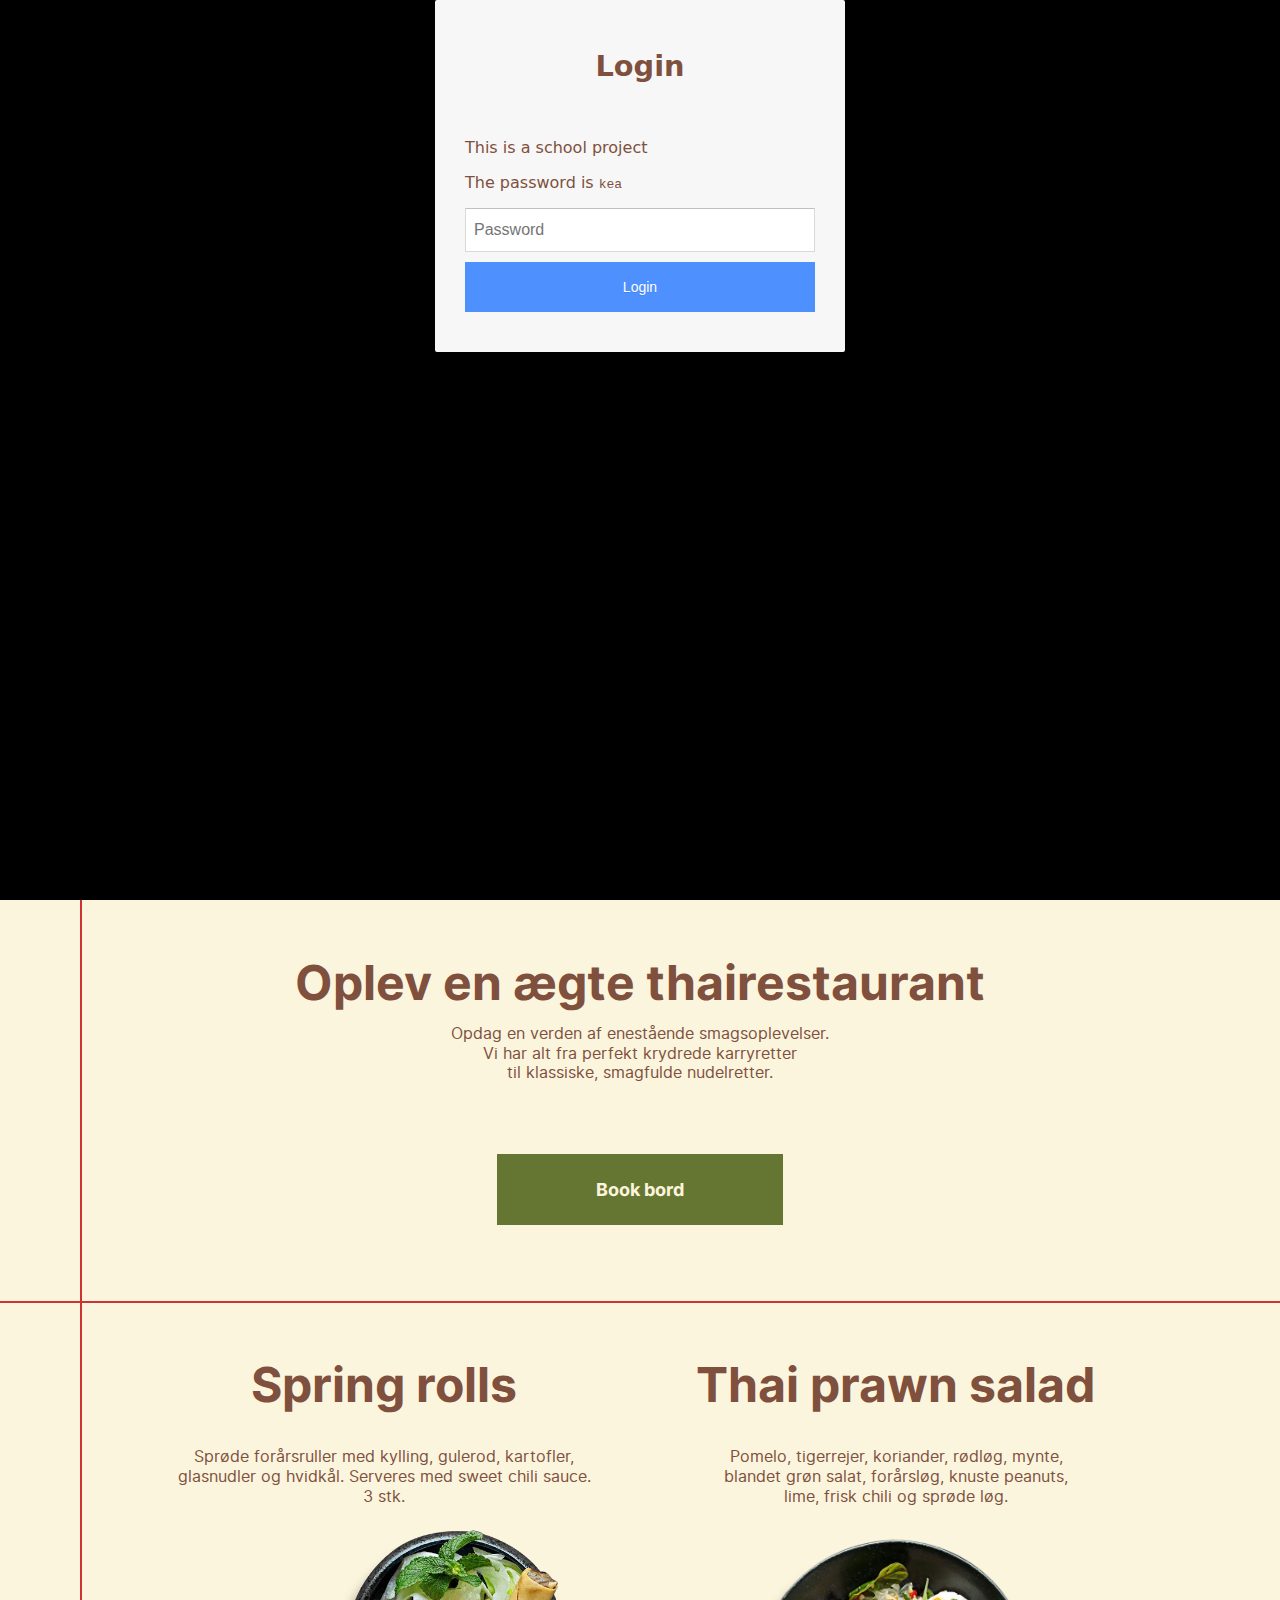
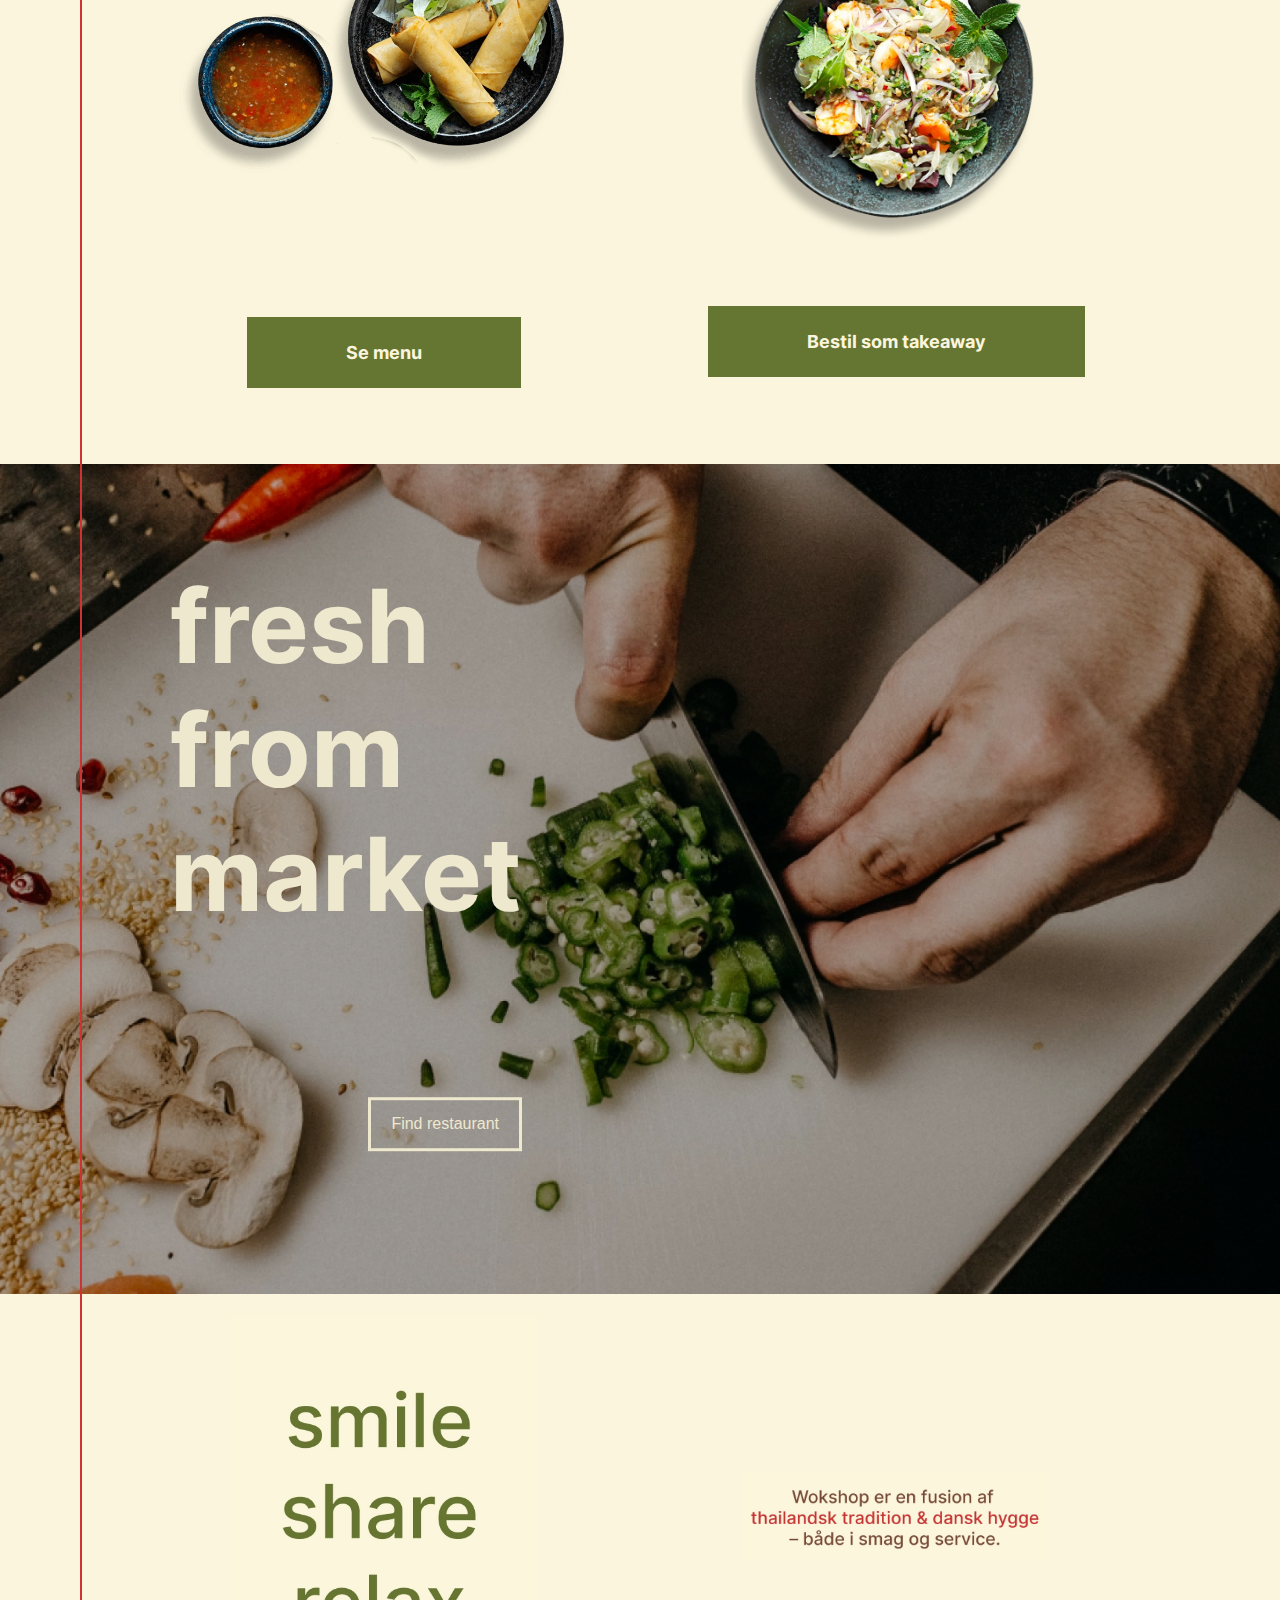
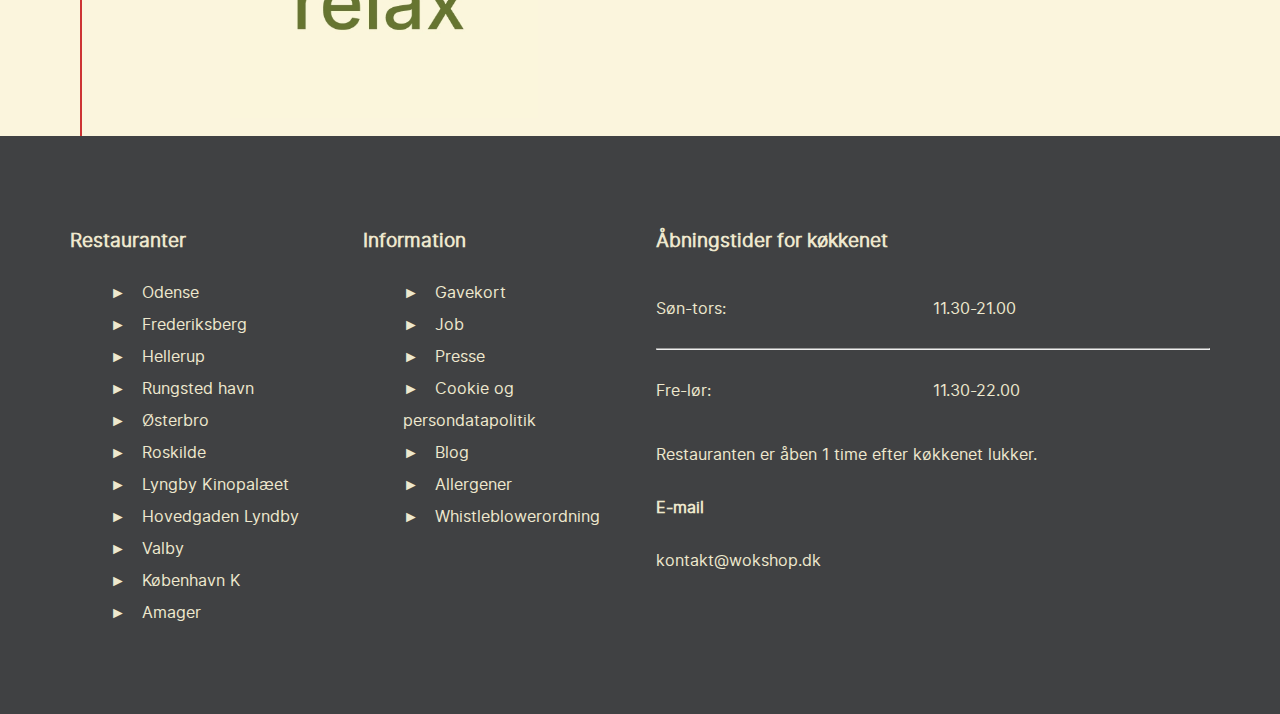
<file: index.html>
<!DOCTYPE html>
<html lang="da">
  <head>
    <meta charset="UTF-8" />
    <meta name="robots" content="noindex" />
    <meta name="viewport" content="width=device-width, initial-scale=1.0" />
    <meta http-equiv="X-UA-Compatible" content="IE=edge" />
    <link rel="icon" type="image/x-icon" href="img/favicon/logo.svg" />
    <link rel="stylesheet" href="css/general.css" />
    <link rel="stylesheet" href="css/layout.css" />
    <link rel="stylesheet" href="css/home.css" />
    <title>Wokshop</title>
  </head>
  <body>
    <header>
      <div id="logo">
        <a href="/"><img src="img/WokshopLogo.svg" alt="Wokshop Logo" /></a>
      </div>
      <nav>
        <ul class="menu" id="nav_list">
          <li><a href="restaurant.html">Restauranter</a></li>
          <li><a href="takeaway.html">Bestil takeaway</a></li>
          <li><a href="menu.html">Menu</a></li>
          <li><a href="om_os.html">Om os</a></li>
        </ul>
        <div class="burger">
          <div class="line"></div>
          <div class="line"></div>
          <div class="line"></div>
        </div>
      </nav>
    </header>
    <main id="main-content">
      <div id="separator"></div>
      <section class="hero-image">
        <img src="img/home/heroimg.webp" alt="" />
        <div class="hero-text">
          <h1 class="hero-overskrift">Wokshop</h1>
          <h2>a bite of thailand</h2>
          <article class="book_btn">
            <a href="restaurant.html">
              <button class="alternative-btn position">Book bord</button>
            </a>
          </article>
          <article class="restaurant_btn">
            <a href="restaurant.html">
              <button class="alternative-btn position">Find restaurant</button>
            </a>
          </article>
        </div>
      </section>
      <section class="thai">
        <h1>Oplev en ægte thairestaurant</h1>
        <p>
          Opdag en verden af enestående smagsoplevelser.<br />
          Vi har alt fra perfekt krydrede karryretter<br />
          til klassiske, smagfulde nudelretter.
        </p>
        <button class="primary-btn">Book bord</button>
      </section>
      <section class="grid_1-1_">
        <div>
          <h1>Spring rolls</h1>
          <p>
            Sprøde forårsruller med kylling, gulerod, kartofler,<br />
            glasnudler og hvidkål. Serveres med sweet chili sauce. <br />3 stk.
          </p>
          <img src="img/home/rolls.webp" alt="" class="rolls" />
          <p>&NonBreakingSpace;</p>
          <p>&NonBreakingSpace;</p>
          <article>
            <a href="menu.html">
              <button class="primary-btn">Se menu</button>
            </a>
          </article>
        </div>
        <div>
          <h1>Thai prawn salad</h1>
          <p>
            Pomelo, tigerrejer, koriander, rødløg, mynte,<br />
            blandet grøn salat, forårsløg, knuste peanuts, <br />lime, frisk
            chili og sprøde løg.
          </p>
          <img src="img/home/salad.webp" alt="" class="imgs" />
          <article>
            <a href="takeaway.html">
              <button class="primary-btn position">Bestil som takeaway</button>
            </a>
          </article>
        </div>
      </section>
      <div class="hero-image2">
        <img src="img/home/food.webp" alt="" />
        <div class="hero-text2">
          <h1>
            fresh <br />
            from <br />
            market
          </h1>
          <div></div>
          <article class="right_side">
            <a href="restaurant.html">
              <button class="alternitive-btn position">Find restaurant</button>
            </a>
          </article>
        </div>
      </div>
      <section class="grid_1-1">
        <div><img src="img/home/q2.webp" alt="" class="imgs" /></div>
        <div>
          <img src="img/home/q3.webp" alt="" class="quote" />
        </div>
      </section>
    </main>
    <footer>
      <section class="grid_1-1-2">
        <div>
          <h3>Restauranter</h3>
          <ul>
            <li>Odense</li>
            <li>Frederiksberg</li>
            <li>Hellerup</li>
            <li>Rungsted havn</li>
            <li>Østerbro</li>
            <li>Roskilde</li>
            <li>Lyngby Kinopalæet</li>
            <li>Hovedgaden Lyndby</li>
            <li>Valby</li>
            <li>København K</li>
            <li>Amager</li>
          </ul>
        </div>
        <div>
          <h3>Information</h3>
          <ul>
            <li>Gavekort</li>
            <li>Job</li>
            <li>Presse</li>
            <li>Cookie og persondatapolitik</li>
            <li>Blog</li>
            <li>Allergener</li>
            <li>Whistleblowerordning</li>
          </ul>
        </div>
        <div>
          <h3>Åbningstider for køkkenet</h3>
          <div class="grid_1-1">
            <p>Søn-tors:</p>
            <p>11.30-21.00</p>
          </div>
          <hr />
          <div class="grid_1-1">
            <p>Fre-lør:</p>
            <p>11.30-22.00</p>
          </div>
          <p>Restauranten er åben 1 time efter køkkenet lukker.</p>
          <div>
            <h4>E-mail</h4>
            <p>kontakt@wokshop.dk</p>
          </div>
        </div>
      </section>
    </footer>
    <script src="js/separator.js"></script>
    <script src="js/login.js"></script>
  </body>
</html>
</file>
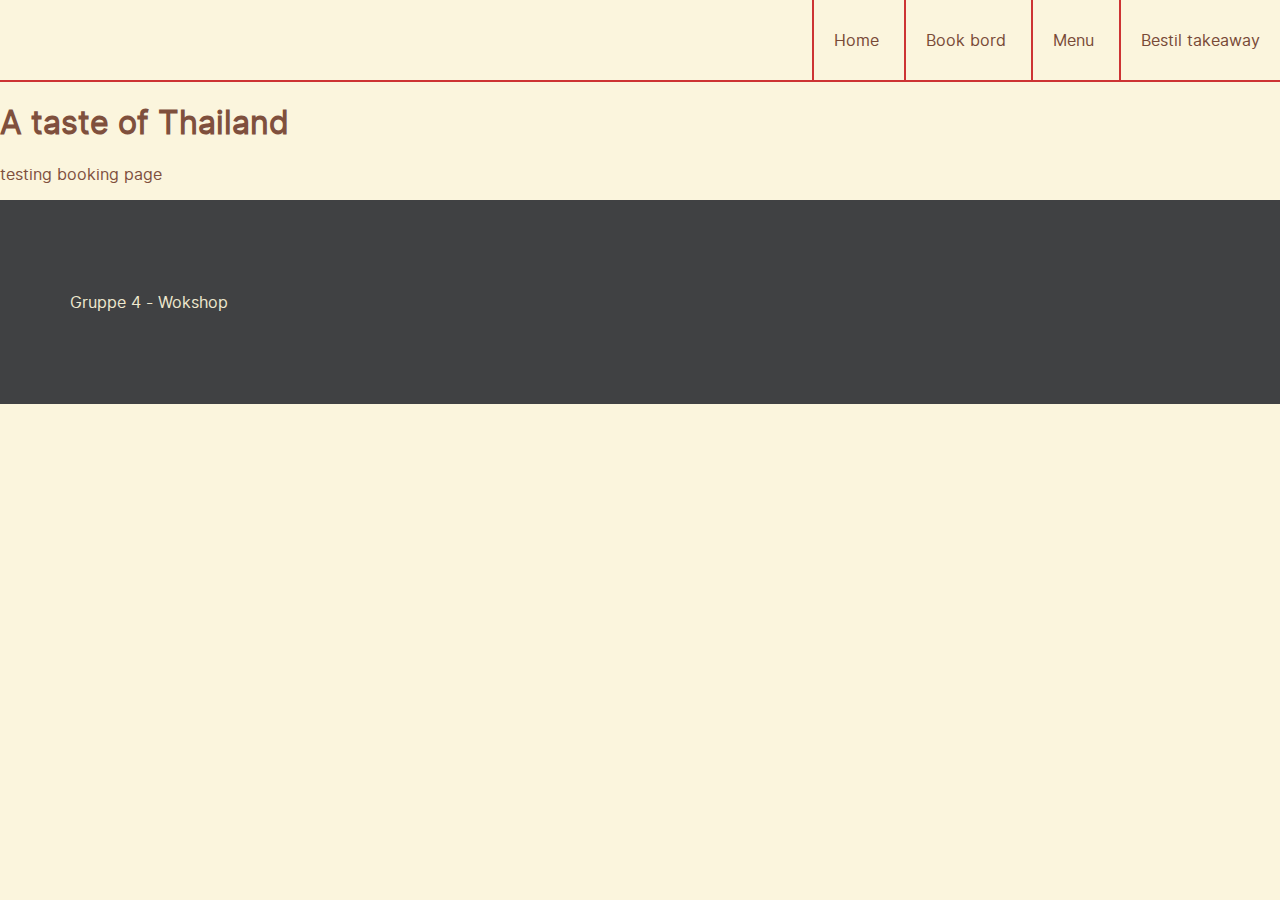
<file: booking.html>
<!DOCTYPE html>
<html lang="en">
  <head>
    <meta charset="UTF-8" />
    <meta name="robots" content="noindex" />
    <meta name="viewport" content="width=device-width, initial-scale=1.0" />
    <meta http-equiv="X-UA-Compatible" content="IE=edge" />
    <link rel="icon" type="image/x-icon" href="img/favicon/KEA_favicon.ico" />
    <link rel="stylesheet" href="css/general.css" />
    <link rel="stylesheet" href="css/layout.css" />
    <title>Wokshop</title>
  </head>
  <body>
    <header>
      <nav>
        <ul id="nav_list">
            <li><a href="index.html">Home</a></li>
            <li><a href="booking.html">Book bord</a></li>
            <li><a href="menu.html">Menu</a></li>
            <li><a href="takeaway.html">Bestil takeaway</a></li>
          </ul>
      </nav>
    </header>
    <main>
      <section>
        <h1>A taste of Thailand</h1>
        <article>
          <p>testing booking page</p>
        </article>
      </section>
    </main>
    <footer>
      <p>Gruppe 4 - Wokshop</p>
    </footer>
  </body>
</html>
</file>
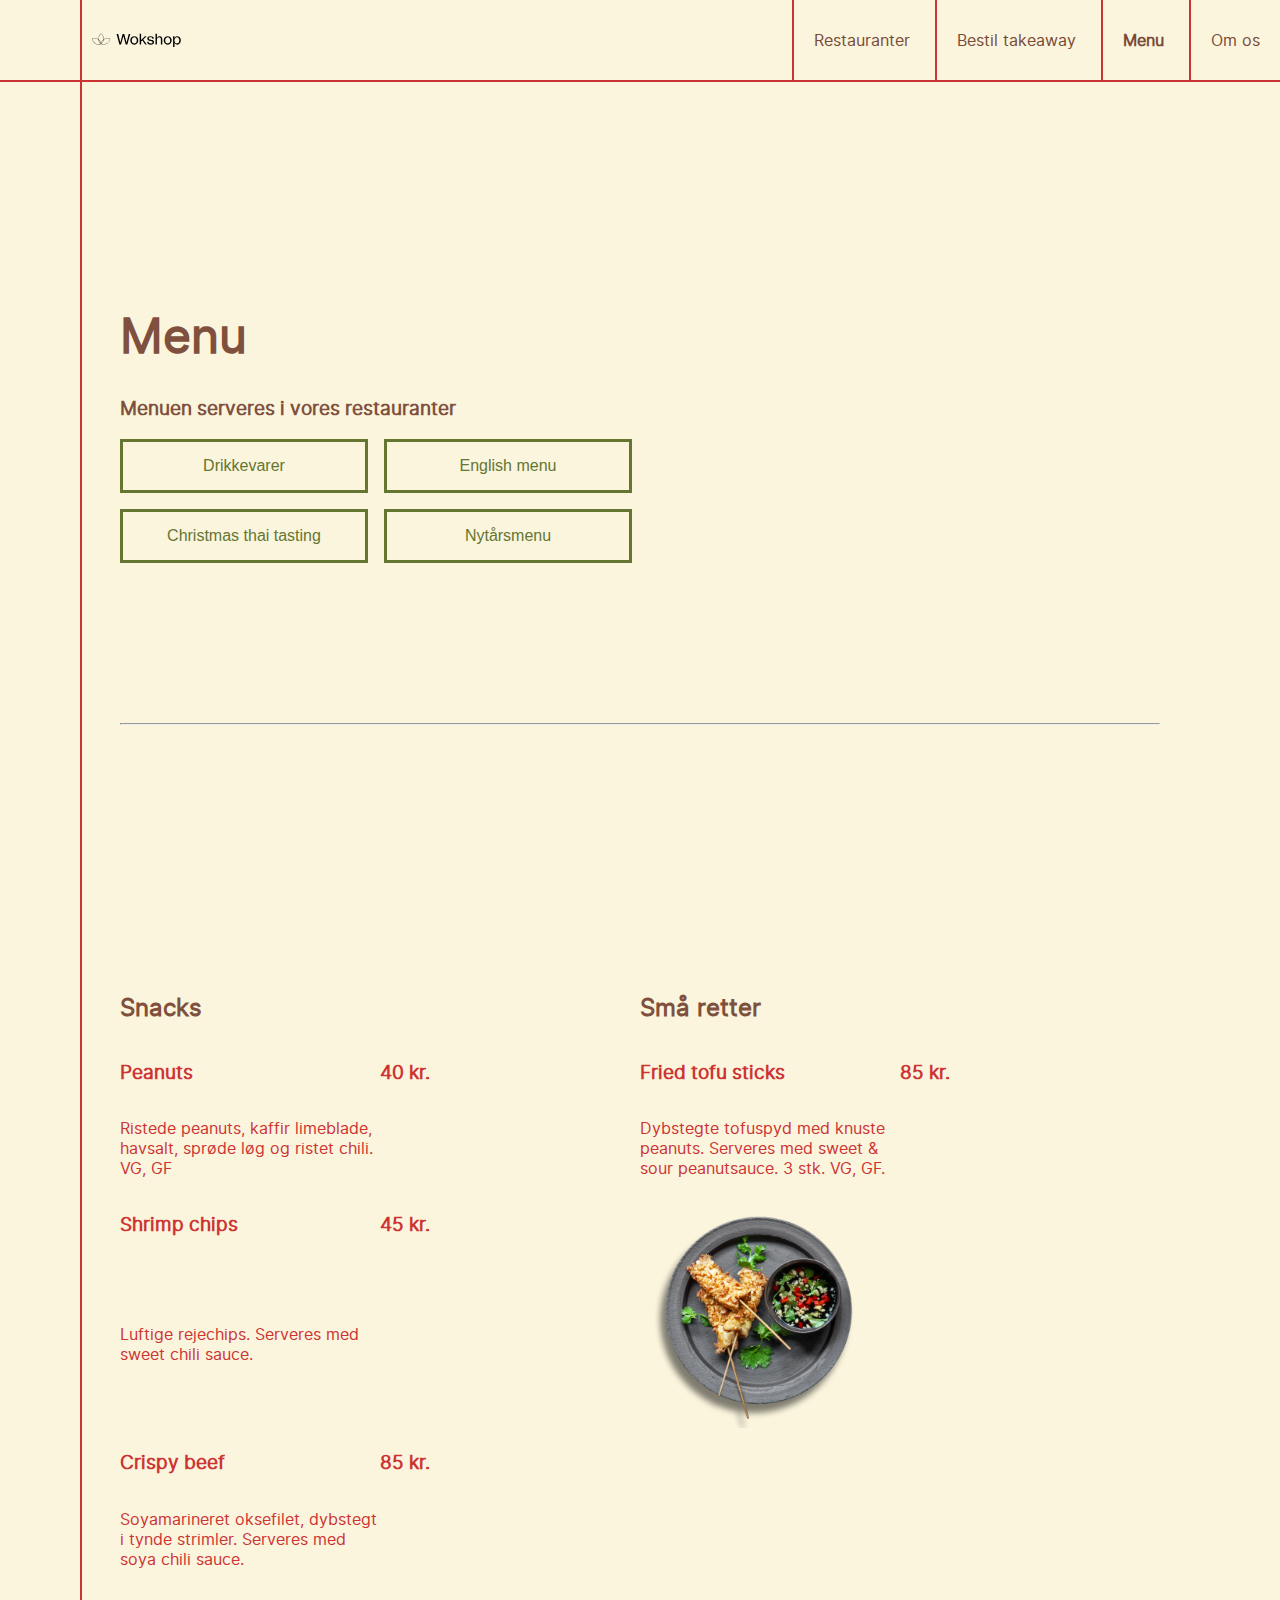
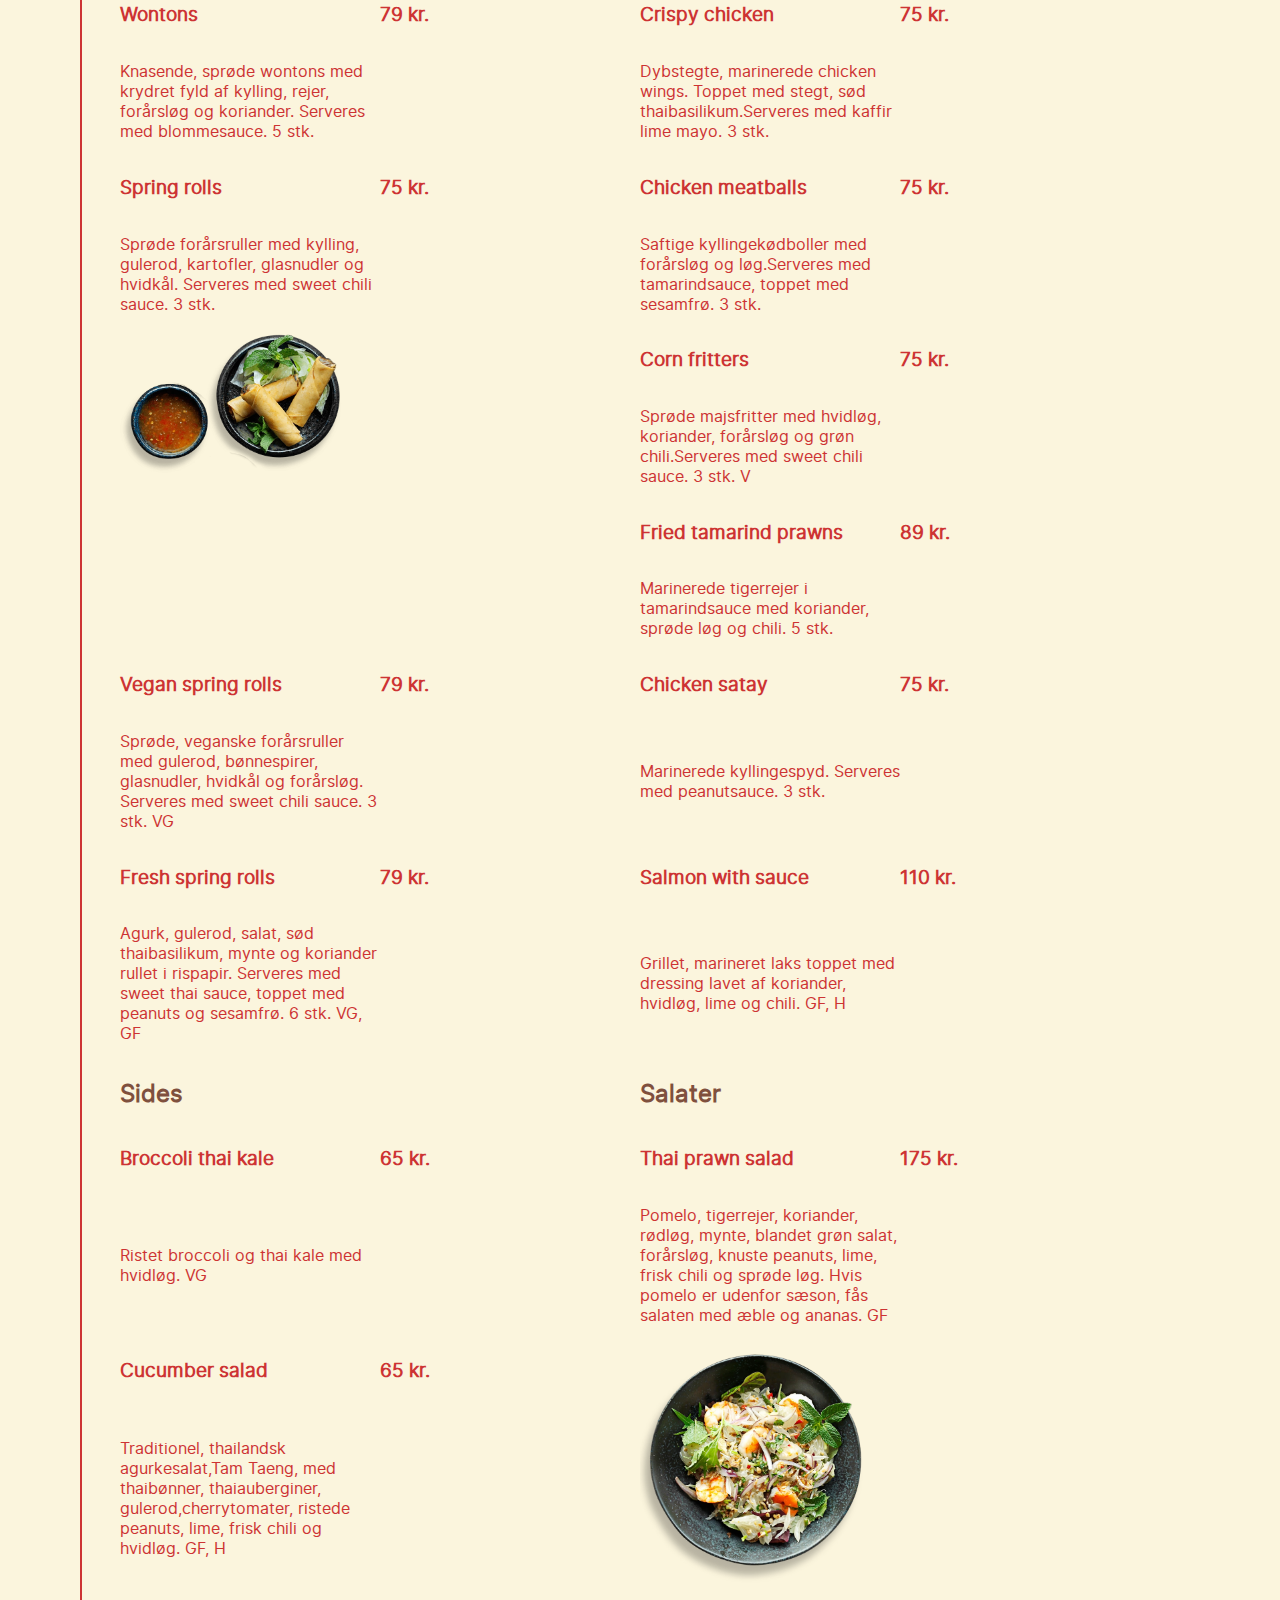
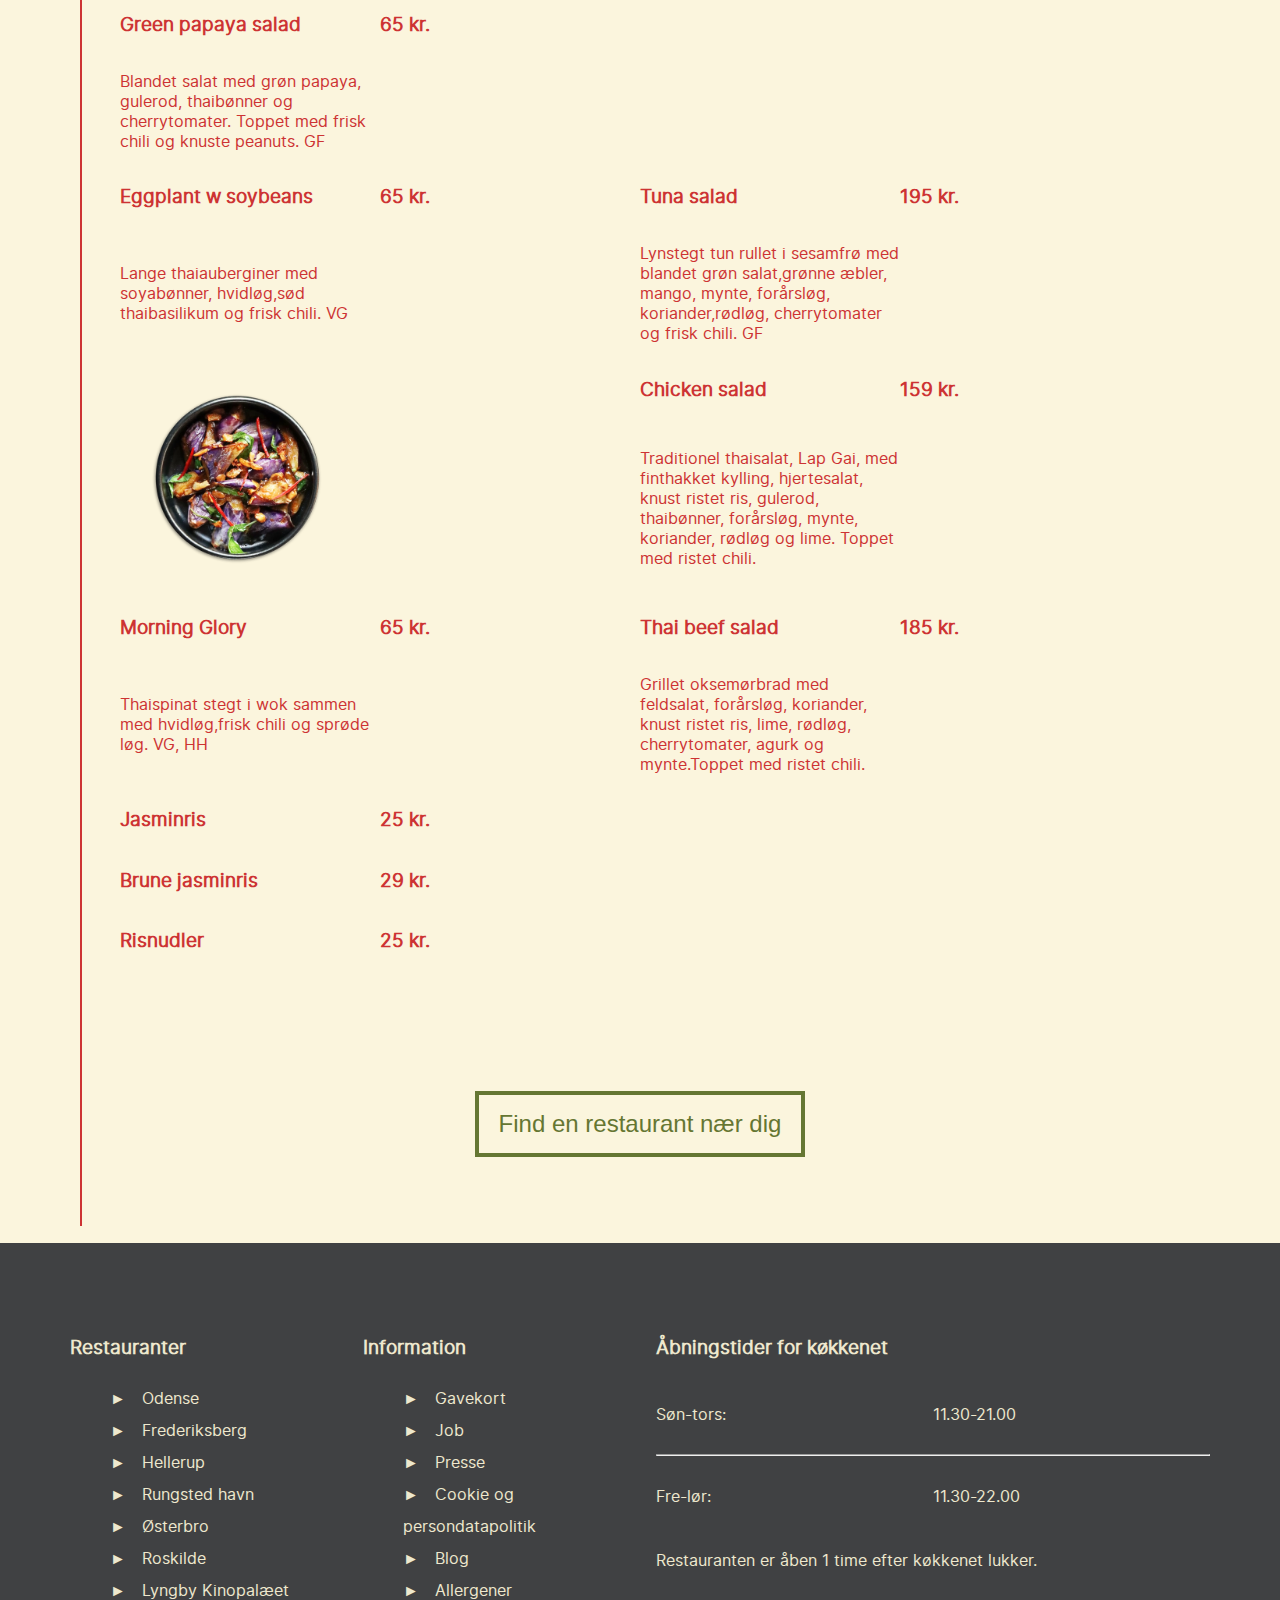
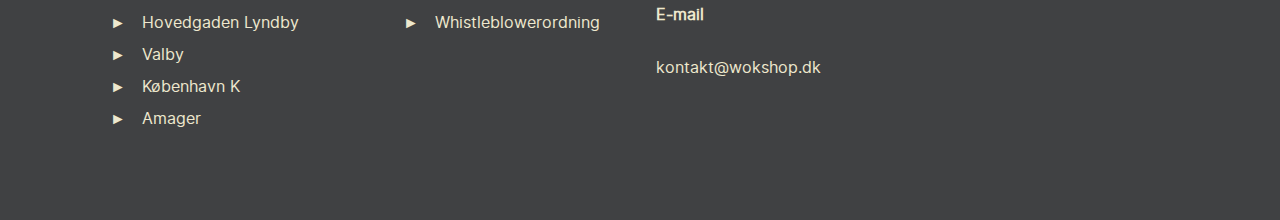
<file: menu.html>
<!DOCTYPE html>
<html lang="da">
  <head>
    <meta charset="UTF-8" />
    <meta name="robots" content="noindex" />
    <meta name="viewport" content="width=device-width, initial-scale=1.0" />
    <meta http-equiv="X-UA-Compatible" content="IE=edge" />
    <link rel="icon" type="image/x-icon" href="img/favicon/logo.svg" />
    <link rel="stylesheet" href="css/general.css" />
    <link rel="stylesheet" href="css/layout.css" />
    <link rel="stylesheet" href="css/menu.css" />
    <title>Wokshop</title>
  </head>
  <body>
    <header>
      <div id="logo">
        <a href="/"><img src="img/WokshopLogo.svg" alt="Wokshop Logo" /></a>
      </div>
      <nav>
        <ul class="menu" id="nav_list">
          <li><a href="restaurant.html">Restauranter</a></li>
          <li><a href="takeaway.html">Bestil takeaway</a></li>
          <li>
            <a href="menu.html"><strong>Menu</strong></a>
          </li>
          <li><a href="om_os.html">Om os</a></li>
        </ul>
        <div class="burger">
          <div class="line"></div>
          <div class="line"></div>
          <div class="line"></div>
        </div>
      </nav>
    </header>
    <main id="main-content">
      <div id="separator"></div>
      <section>
        <p>&NonBreakingSpace;</p>
        <p>&NonBreakingSpace;</p>
        <h1>Menu</h1>
        <h3>Menuen serveres i vores restauranter</h3>
        <div class="grid_1-1-1-1">
          <button class="secondary-btn">Drikkevarer</button>
          <button class="secondary-btn">English menu</button>
          <p></p>
          <p></p>
          <button class="secondary-btn">Christmas thai tasting</button>
          <button class="secondary-btn">Nytårsmenu</button>
        </div>
        <div>
          <p>&NonBreakingSpace;</p>
          <p>&NonBreakingSpace;</p>
          <p>&NonBreakingSpace;</p>
          <p>&NonBreakingSpace;</p>
        </div>
        <hr class="redline" />
      </section>
      <section class="grid_1-1">
        <h2>Snacks</h2>
        <h2>Små retter</h2>
        <div class="grid_1-1">
          <h3>Peanuts</h3>
          <h3>40 kr.</h3>
          <p>
            Ristede peanuts, kaffir limeblade, havsalt, sprøde løg og ristet
            chili. VG, GF
          </p>
        </div>
        <div class="grid_1-1">
          <h3>Fried tofu sticks</h3>
          <h3>85 kr.</h3>
          <p>
            Dybstegte tofuspyd med knuste peanuts. Serveres med sweet & sour
            peanutsauce. 3 stk. VG, GF.
          </p>
        </div>
        <div class="grid_1-1">
          <h3>Shrimp chips</h3>
          <h3>45 kr.</h3>
          <p>Luftige rejechips. Serveres med sweet chili sauce.</p>
        </div>
        <div>
          <img src="img/menu/Fried_Tofu-Sticks.webp" alt="" />
        </div>
        <div class="grid_1-1">
          <h3>Crispy beef</h3>
          <h3>85 kr.</h3>
          <p>
            Soyamarineret oksefilet, dybstegt i tynde strimler. Serveres med
            soya chili sauce.
          </p>
        </div>
        <p></p>
        <div class="grid_1-1">
          <h3>Wontons</h3>
          <h3>79 kr.</h3>
          <p>
            Knasende, sprøde wontons med krydret fyld af kylling, rejer,
            forårsløg og koriander. Serveres med blommesauce. 5 stk.
          </p>
        </div>
        <div class="grid_1-1">
          <h3>Crispy chicken</h3>
          <h3>75 kr.</h3>
          <p>
            Dybstegte, marinerede chicken wings. Toppet med stegt, sød
            thaibasilikum.Serveres med kaffir lime mayo. 3 stk.
          </p>
        </div>
        <div class="grid_1-1">
          <h3>Spring rolls</h3>
          <h3>75 kr.</h3>
          <p>
            Sprøde forårsruller med kylling, gulerod, kartofler, glasnudler og
            hvidkål. Serveres med sweet chili sauce. 3 stk.
          </p>
        </div>
        <div class="grid_1-1">
          <h3>Chicken meatballs</h3>
          <h3>75 kr.</h3>
          <p>
            Saftige kyllingekødboller med forårsløg og løg.Serveres med
            tamarindsauce, toppet med sesamfrø. 3 stk.
          </p>
        </div>
        <div><img src="img/menu/ruller.webp" alt="" /></div>
        <div class="grid_1-1">
          <h3>Corn fritters</h3>
          <h3>75 kr.</h3>
          <p>
            Sprøde majsfritter med hvidløg, koriander, forårsløg og grøn
            chili.Serveres med sweet chili sauce. 3 stk. V
          </p>
        </div>
        <p></p>
        <div class="grid_1-1">
          <h3>Fried tamarind prawns</h3>
          <h3>89 kr.</h3>
          <p>
            Marinerede tigerrejer i tamarindsauce med koriander, sprøde løg og
            chili. 5 stk.
          </p>
        </div>
        <div class="grid_1-1">
          <h3>Vegan spring rolls</h3>
          <h3>79 kr.</h3>
          <p>
            Sprøde, veganske forårsruller med gulerod, bønnespirer, glasnudler,
            hvidkål og forårsløg. Serveres med sweet chili sauce. 3 stk. VG
          </p>
        </div>
        <div class="grid_1-1">
          <h3>Chicken satay</h3>
          <h3>75 kr.</h3>
          <p>Marinerede kyllingespyd. Serveres med peanutsauce. 3 stk.</p>
        </div>
        <div class="grid_1-1">
          <h3>Fresh spring rolls</h3>
          <h3>79 kr.</h3>
          <p>
            Agurk, gulerod, salat, sød thaibasilikum, mynte og koriander rullet
            i rispapir. Serveres med sweet thai sauce, toppet med peanuts og
            sesamfrø. 6 stk. VG, GF
          </p>
        </div>
        <div class="grid_1-1">
          <h3>Salmon with sauce</h3>
          <h3>110 kr.</h3>
          <p>
            Grillet, marineret laks toppet med dressing lavet af koriander,
            hvidløg, lime og chili. GF, H
          </p>
        </div>
        <h2>Sides</h2>
        <h2>Salater</h2>
        <div class="grid_1-1">
          <h3>Broccoli thai kale</h3>
          <h3>65 kr.</h3>
          <p>Ristet broccoli og thai kale med hvidløg. VG</p>
        </div>
        <div class="grid_1-1">
          <h3>Thai prawn salad</h3>
          <h3>175 kr.</h3>
          <p>
            Pomelo, tigerrejer, koriander, rødløg, mynte, blandet grøn salat,
            forårsløg, knuste peanuts, lime, frisk chili og sprøde løg. Hvis
            pomelo er udenfor sæson, fås salaten med æble og ananas. GF
          </p>
        </div>
        <div class="grid_1-1">
          <h3>Cucumber salad</h3>
          <h3>65 kr.</h3>
          <p>
            Traditionel, thailandsk agurkesalat,Tam Taeng, med thaibønner,
            thaiauberginer, gulerod,cherrytomater, ristede peanuts, lime, frisk
            chili og hvidløg. GF, H
          </p>
        </div>
        <div><img src="img/menu/salad.webp" alt="" /></div>
        <div class="grid_1-1">
          <h3>Green papaya salad</h3>
          <h3>65 kr.</h3>
          <p>
            Blandet salat med grøn papaya, gulerod, thaibønner og cherrytomater.
            Toppet med frisk chili og knuste peanuts. GF
          </p>
        </div>
        <p></p>
        <div class="grid_1-1">
          <h3>Eggplant w soybeans</h3>
          <h3>65 kr.</h3>
          <p>
            Lange thaiauberginer med soyabønner, hvidløg,sød thaibasilikum og
            frisk chili. VG
          </p>
        </div>
        <div class="grid_1-1">
          <h3>Tuna salad</h3>
          <h3>195 kr.</h3>
          <p>
            Lynstegt tun rullet i sesamfrø med blandet grøn salat,grønne æbler,
            mango, mynte, forårsløg, koriander,rødløg, cherrytomater og frisk
            chili. GF
          </p>
        </div>
        <div><img src="img/menu/Grilled_Eggplants.webp" alt="" /></div>
        <div class="grid_1-1">
          <h3>Chicken salad</h3>
          <h3>159 kr.</h3>
          <p>
            Traditionel thaisalat, Lap Gai, med finthakket kylling, hjertesalat,
            knust ristet ris, gulerod, thaibønner, forårsløg, mynte, koriander,
            rødløg og lime. Toppet med ristet chili.
          </p>
        </div>
        <div class="grid_1-1">
          <h3>Morning Glory</h3>
          <h3>65 kr.</h3>
          <p>
            Thaispinat stegt i wok sammen med hvidløg,frisk chili og sprøde løg.
            VG, HH
          </p>
        </div>
        <div class="grid_1-1">
          <h3>Thai beef salad</h3>
          <h3>185 kr.</h3>
          <p>
            Grillet oksemørbrad med feldsalat, forårsløg, koriander, knust
            ristet ris, lime, rødløg, cherrytomater, agurk og mynte.Toppet med
            ristet chili.
          </p>
        </div>
        <div class="grid_1-1">
          <h3>Jasminris</h3>
          <h3>25 kr.</h3>
        </div>
        <p></p>
        <div class="grid_1-1">
          <h3>Brune jasminris</h3>
          <h3>29 kr.</h3>
        </div>
        <p></p>
        <div class="grid_1-1">
          <h3>Risnudler</h3>
          <h3>25 kr.</h3>
        </div>
      </section>
      <article>
        <a href="restaurant.html">
          <button class="secondary-btn size">Find en restaurant nær dig</button>
        </a>
      </article>
      <p>&NonBreakingSpace;</p>
      <p>&NonBreakingSpace;</p>
    </main>
    <footer>
      <section class="grid_1-1-2">
        <div>
          <h3>Restauranter</h3>
          <ul>
            <li>Odense</li>
            <li>Frederiksberg</li>
            <li>Hellerup</li>
            <li>Rungsted havn</li>
            <li>Østerbro</li>
            <li>Roskilde</li>
            <li>Lyngby Kinopalæet</li>
            <li>Hovedgaden Lyndby</li>
            <li>Valby</li>
            <li>København K</li>
            <li>Amager</li>
          </ul>
        </div>
        <div>
          <h3>Information</h3>
          <ul>
            <li>Gavekort</li>
            <li>Job</li>
            <li>Presse</li>
            <li>Cookie og persondatapolitik</li>
            <li>Blog</li>
            <li>Allergener</li>
            <li>Whistleblowerordning</li>
          </ul>
        </div>
        <div>
          <h3>Åbningstider for køkkenet</h3>
          <div class="grid_1-1_">
            <p>Søn-tors:</p>
            <p>11.30-21.00</p>
          </div>
          <hr />
          <div class="grid_1-1_">
            <p>Fre-lør:</p>
            <p>11.30-22.00</p>
          </div>
          <p>Restauranten er åben 1 time efter køkkenet lukker.</p>
          <div>
            <h4>E-mail</h4>
            <p>kontakt@wokshop.dk</p>
          </div>
        </div>
      </section>
    </footer>
    <script src="js/separator.js"></script>
  </body>
</html>
</file>
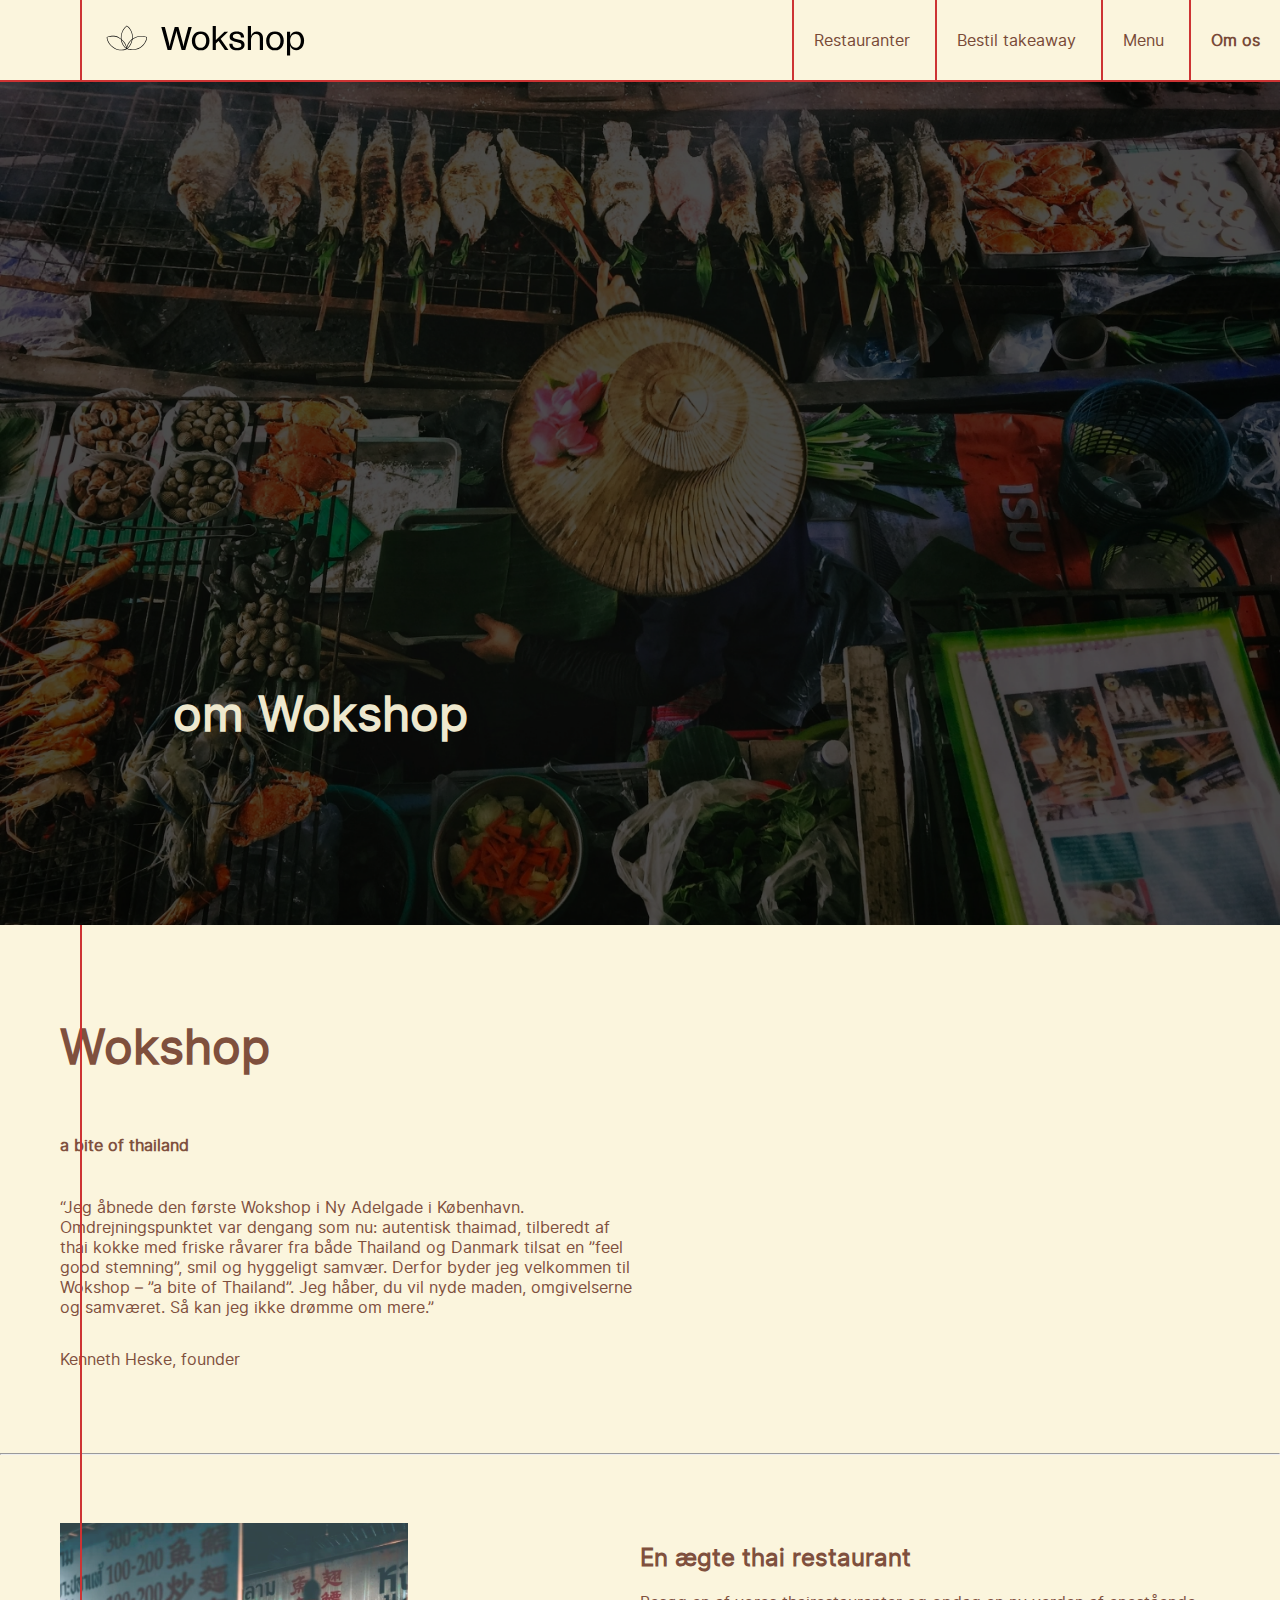
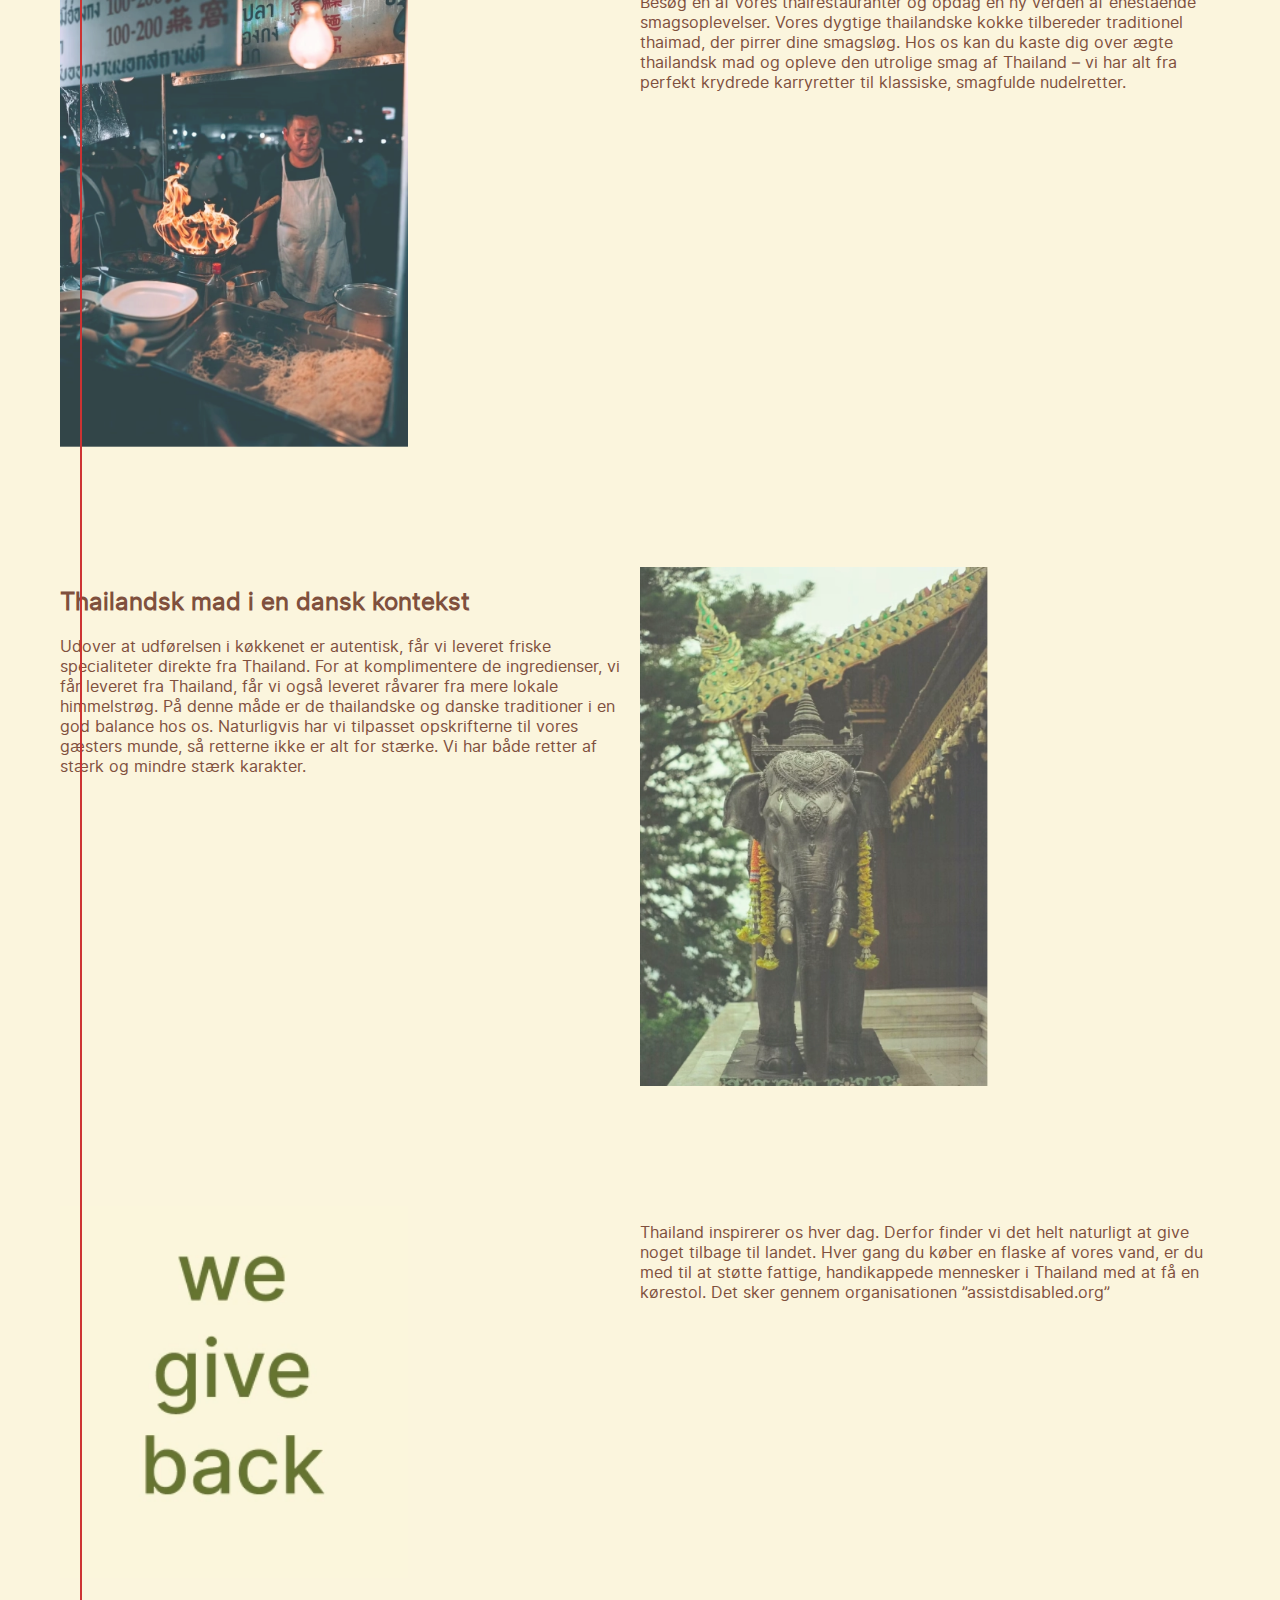
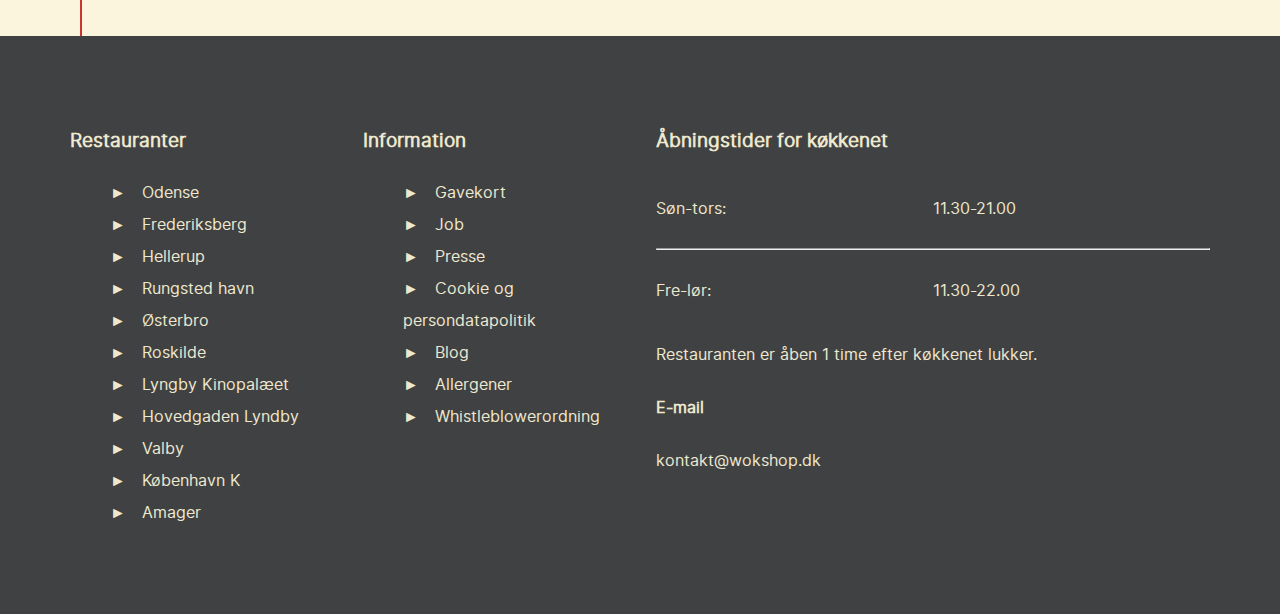
<file: om_os.html>
<!DOCTYPE html>
<html lang="da">
  <head>
    <meta charset="UTF-8" />
    <meta name="robots" content="noindex" />
    <meta name="viewport" content="width=device-width, initial-scale=1.0" />
    <meta http-equiv="X-UA-Compatible" content="IE=edge" />
    <link rel="icon" type="image/x-icon" href="img/favicon/logo.svg" />
    <link rel="stylesheet" href="css/general.css" />
    <link rel="stylesheet" href="css/layout.css" />
    <link rel="stylesheet" href="css/om_os.css" />
    <title>Wokshop</title>
  </head>
  <body>
    <header>
      <div id="logo">
        <a href="/"><img src="img/WokshopLogo.svg" alt="Wokshop Logo" /></a>
      </div>
      <nav>
        <ul class="menu"  id="nav_list">
          <li><a href="restaurant.html">Restauranter</a></li>
          <li><a href="takeaway.html">Bestil takeaway</a></li>
          <li><a href="menu.html">Menu</a></li>
          <li>
            <a href="om_os.html"><strong>Om os</strong></a>
          </li>
        </ul>
        <div class="burger">
          <div class="line"></div>
          <div class="line"></div>
          <div class="line"></div>
        </div>
      </nav>
    </header>
    <main id="main-content">
      <div id="separator"></div>
      <div class="hero-image">
        <img src="img/om_os/heroimg2.webp" alt="" />
        <div class="hero-text">
          <h1>om Wokshop</h1>
        </div>
      </div>
      <section class="grid_1-1">
        <h1>Wokshop</h1>
        <p></p>
        <h5>a bite of thailand</h5>
        <p></p>
        <p>
          “Jeg åbnede den første Wokshop i Ny Adelgade i København.
          Omdrejningspunktet var dengang som nu: autentisk thaimad, tilberedt af
          thai kokke med friske råvarer fra både Thailand og Danmark tilsat en
          ”feel good stemning”, smil og hyggeligt samvær. Derfor byder jeg
          velkommen til Wokshop – ”a bite of Thailand”. Jeg håber, du vil nyde
          maden, omgivelserne og samværet. Så kan jeg ikke drømme om mere.”
        </p>
        <p></p>
        <p>Kenneth Heske, founder</p>
        <p>&NonBreakingSpace;</p>
      </section>
      <hr />
      <section class="grid_1-1">
        <div class="kitchen"><img src="img/om_os/kitchen.webp" alt="" /></div>
        <div>
          <h2>En ægte thai restaurant</h2>
          <p>
            Besøg en af vores thairestauranter og opdag en ny verden af
            enestående smagsoplevelser. Vores dygtige thailandske kokke
            tilbereder traditionel thaimad, der pirrer dine smagsløg. Hos os kan
            du kaste dig over ægte thailandsk mad og opleve den utrolige smag af
            Thailand – vi har alt fra perfekt krydrede karryretter til
            klassiske, smagfulde nudelretter.
          </p>
        </div>
      </section>
      <section class="grid_1-1">
        <div>
          <h2>Thailandsk mad i en dansk kontekst</h2>
          <p>
            Udover at udførelsen i køkkenet er autentisk, får vi leveret friske
            specialiteter direkte fra Thailand. For at komplimentere de
            ingredienser, vi får leveret fra Thailand, får vi også leveret
            råvarer fra mere lokale himmelstrøg. På denne måde er de thailandske
            og danske traditioner i en god balance hos os. Naturligvis har vi
            tilpasset opskrifterne til vores gæsters munde, så retterne ikke er
            alt for stærke. Vi har både retter af stærk og mindre stærk
            karakter.
          </p>
        </div>
        <div class="kitchen"><img src="img/om_os/elefant.webp" alt="" /></div>
      </section>
      <section class="grid_1-1">
        <div class="kitchen"><img src="img/om_os/quote.webp" alt="" /></div>
        <div>
          <p>
            Thailand inspirerer os hver dag. Derfor finder vi det helt naturligt
            at give noget tilbage til landet. Hver gang du køber en flaske af
            vores vand, er du med til at støtte fattige, handikappede mennesker
            i Thailand med at få en kørestol. Det sker gennem organisationen
            ”assistdisabled.org”
          </p>
        </div>
      </section>
    </main>
    <footer>
      <section class="grid_1-1-2">
        <div>
          <h3>Restauranter</h3>
          <ul>
            <li>Odense</li>
            <li>Frederiksberg</li>
            <li>Hellerup</li>
            <li>Rungsted havn</li>
            <li>Østerbro</li>
            <li>Roskilde</li>
            <li>Lyngby Kinopalæet</li>
            <li>Hovedgaden Lyndby</li>
            <li>Valby</li>
            <li>København K</li>
            <li>Amager</li>
          </ul>
        </div>
        <div>
          <h3>Information</h3>
          <ul>
            <li>Gavekort</li>
            <li>Job</li>
            <li>Presse</li>
            <li>Cookie og persondatapolitik</li>
            <li>Blog</li>
            <li>Allergener</li>
            <li>Whistleblowerordning</li>
          </ul>
        </div>
        <div>
          <h3>Åbningstider for køkkenet</h3>
          <div class="grid_1-1">
            <p>Søn-tors:</p>
            <p>11.30-21.00</p>
          </div>
          <hr />
          <div class="grid_1-1">
            <p>Fre-lør:</p>
            <p>11.30-22.00</p>
          </div>
          <p>Restauranten er åben 1 time efter køkkenet lukker.</p>
          <div>
            <h4>E-mail</h4>
            <p>kontakt@wokshop.dk</p>
          </div>
        </div>
      </section>
    </footer>
    <script src="js/separator.js"></script>
  </body>
</html>
</file>
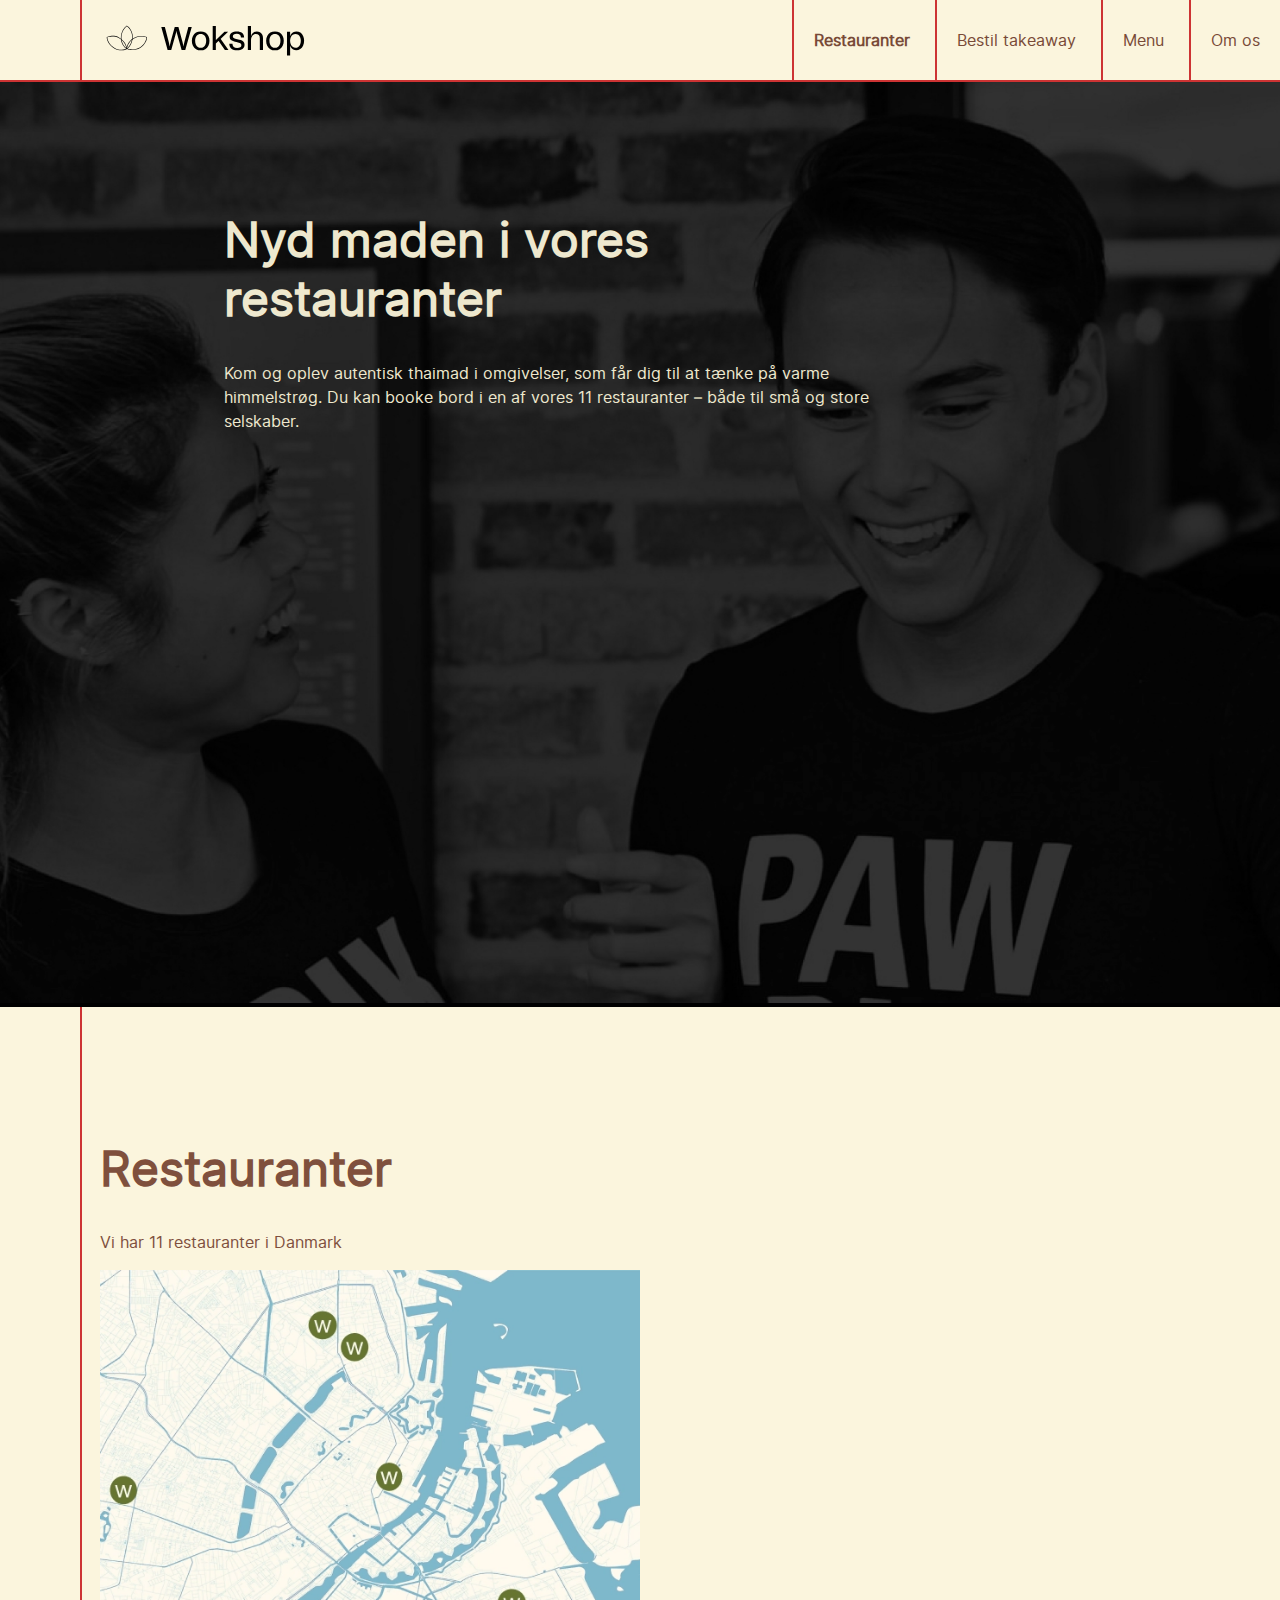
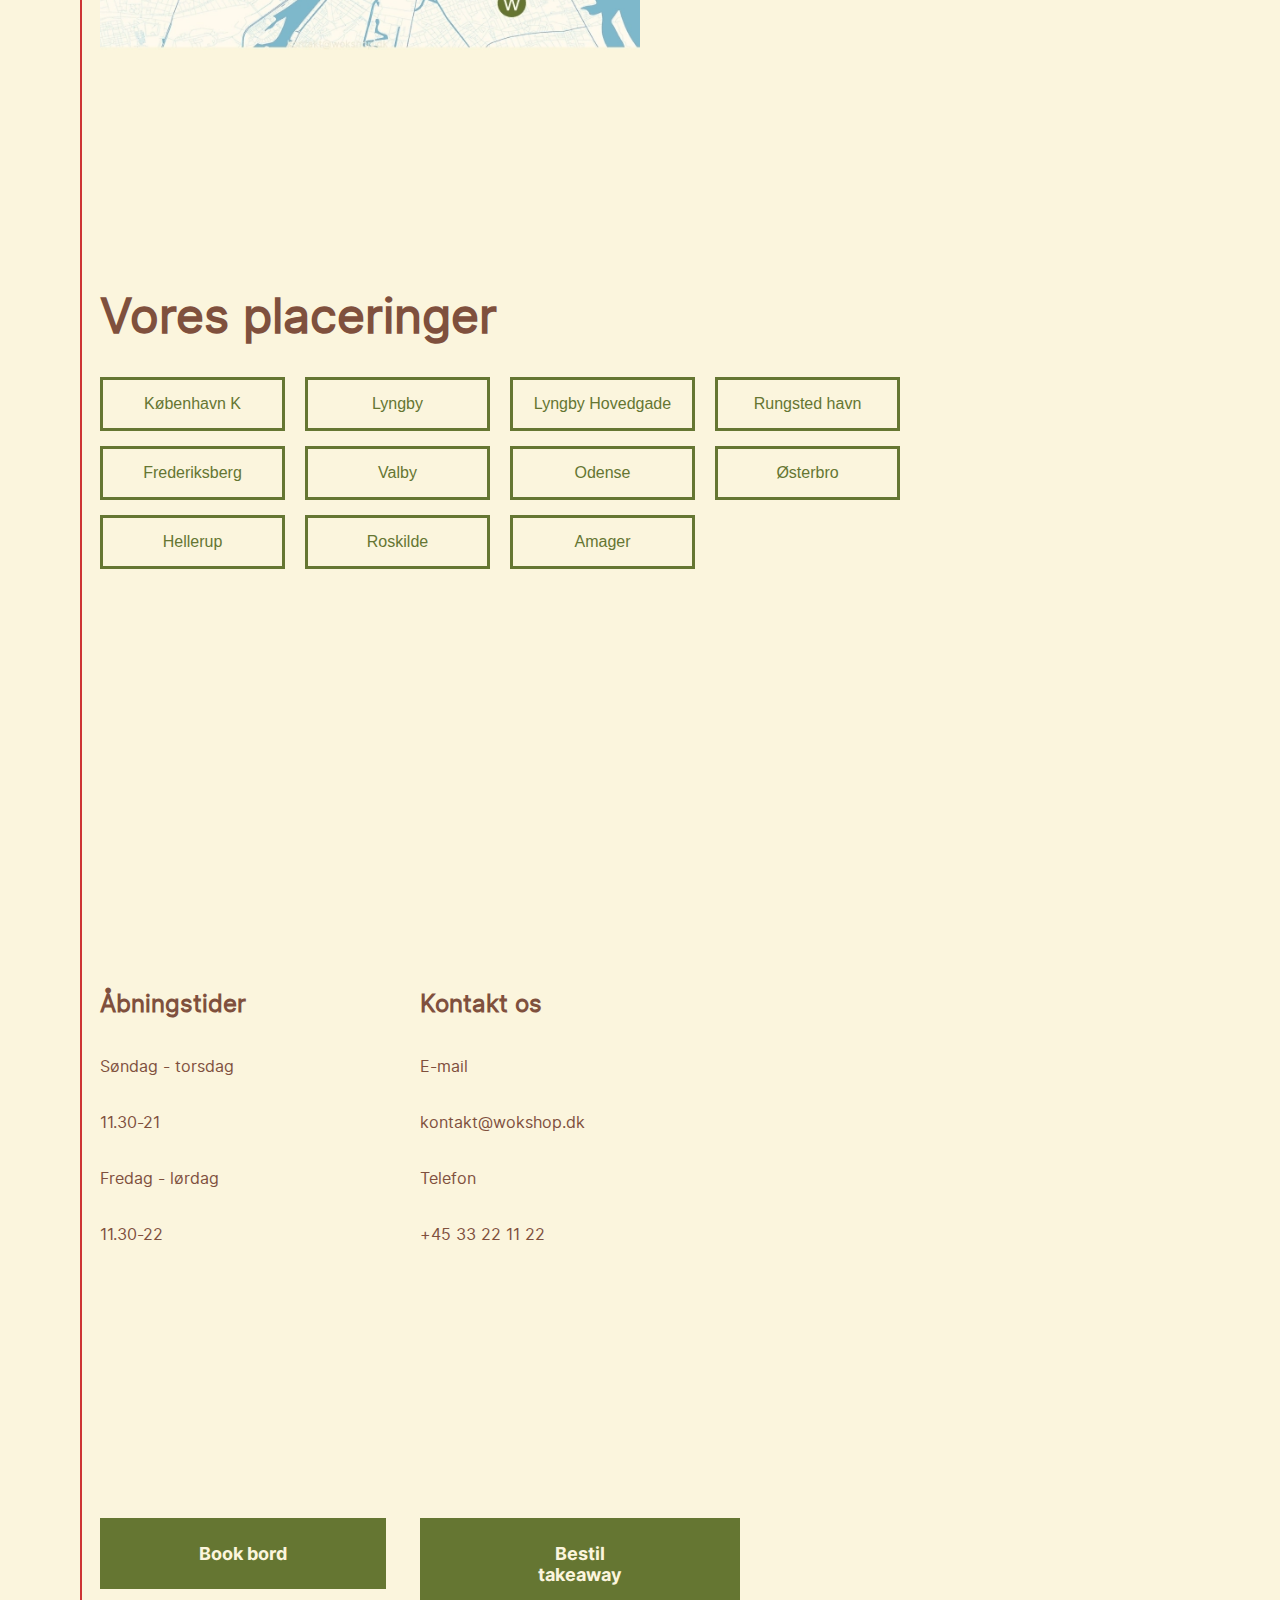
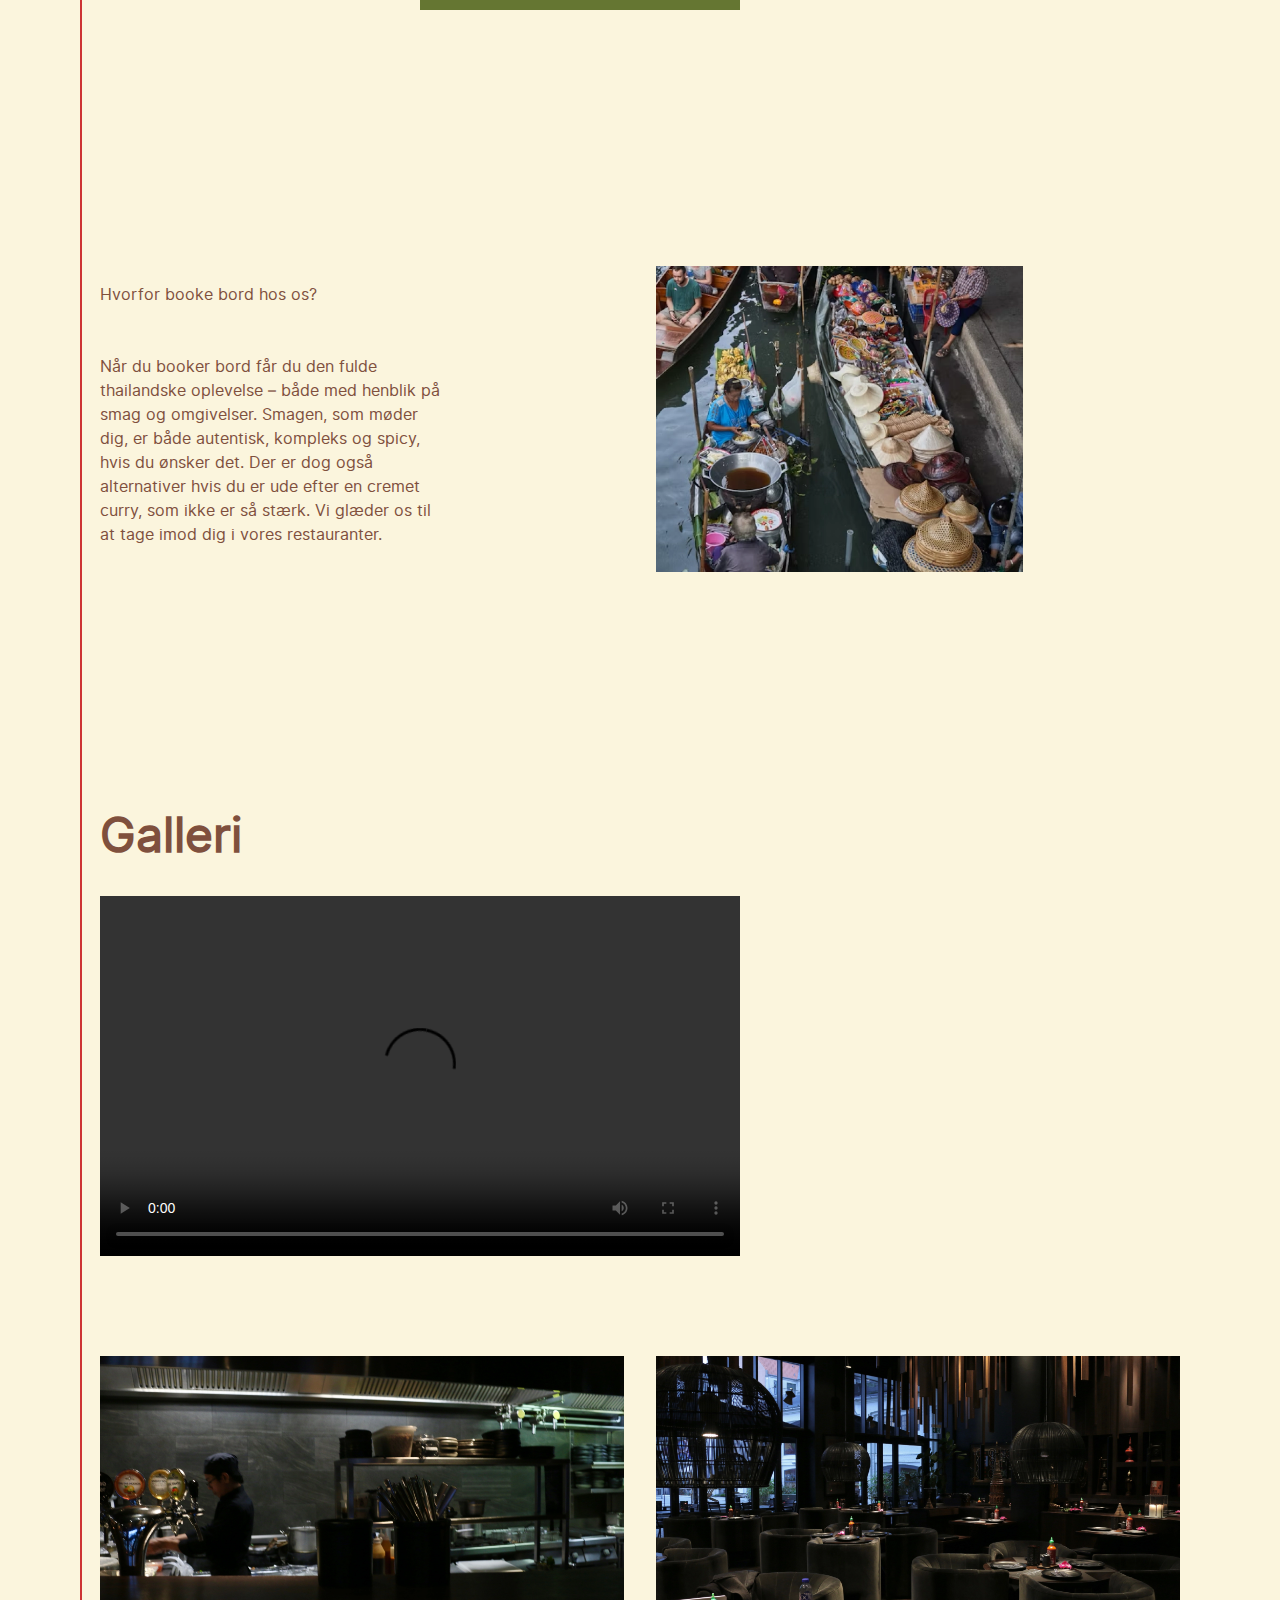
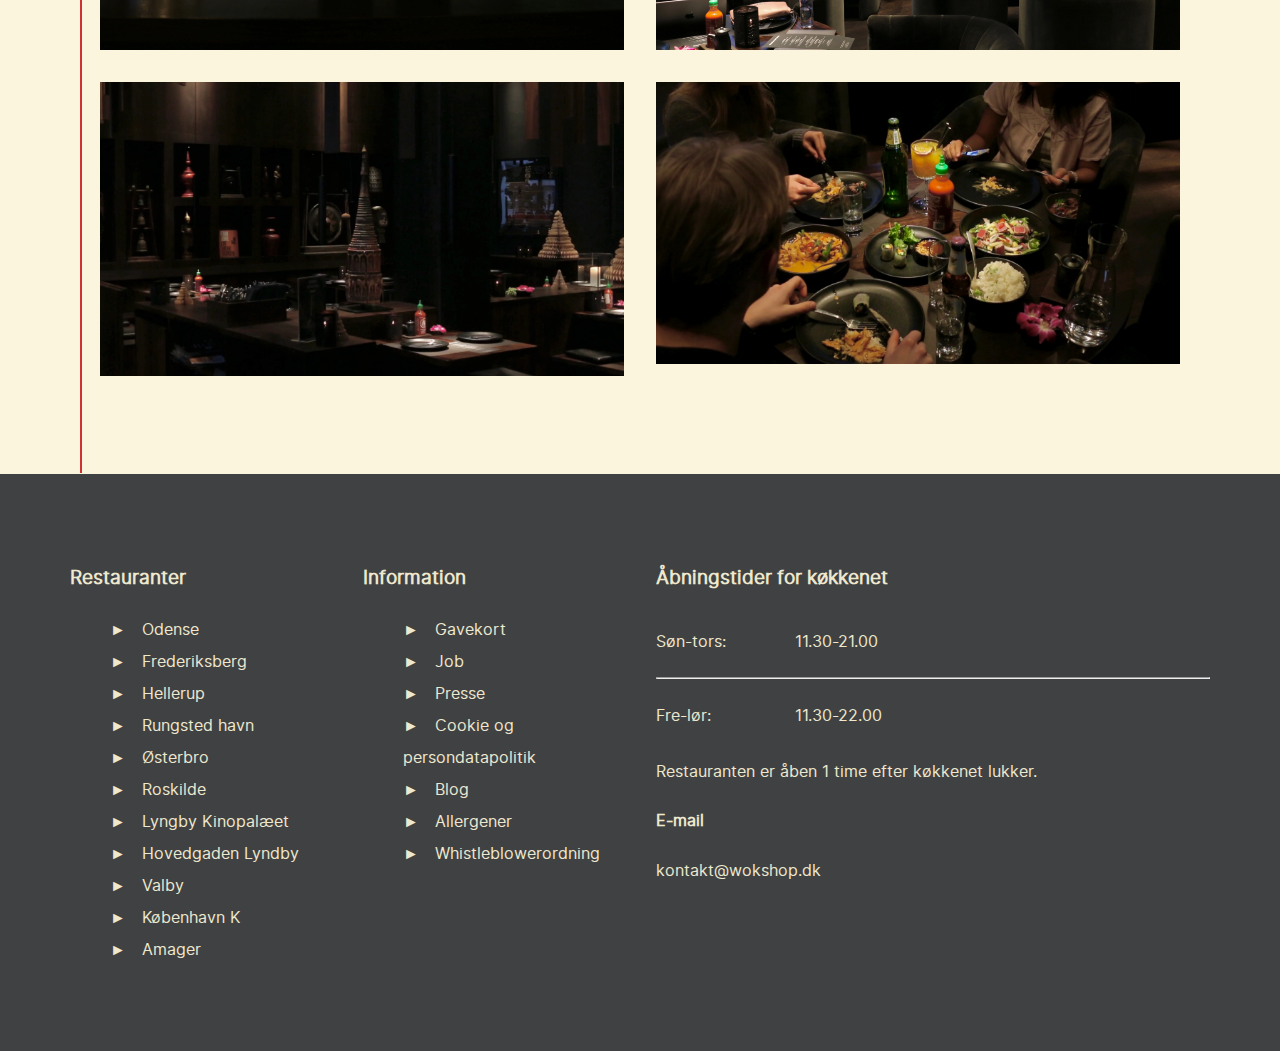
<file: restaurant.html>
<!DOCTYPE html>
<html lang="da">
  <head>
    <meta charset="UTF-8" />
    <meta name="robots" content="noindex" />
    <meta name="viewport" content="width=device-width, initial-scale=1.0" />
    <meta http-equiv="X-UA-Compatible" content="IE=edge" />
    <link rel="icon" type="image/x-icon" href="img/favicon/logo.svg" />
    <link rel="stylesheet" href="css/general.css" />
    <link rel="stylesheet" href="css/layout.css" />
    <link rel="stylesheet" href="css/restaurant.css" />
    <title>Wokshop</title>
  </head>
  <body>
    <header>
      <div id="logo">
        <a href="/"><img src="img/WokshopLogo.svg" alt="Wokshop Logo" /></a>
      </div>
      <nav>
        <ul class="menu" id="nav_list">
          <li>
            <a href="restaurant.html"><strong>Restauranter</strong></a>
          </li>
          <li><a href="takeaway.html">Bestil takeaway</a></li>
          <li><a href="menu.html">Menu</a></li>
          <li><a href="om_os.html">Om os</a></li>
        </ul>
        <div class="burger">
          <div class="line"></div>
          <div class="line"></div>
          <div class="line"></div>
        </div>
      </nav>
    </header>
    <main id="main-content">
      <div id="separator"></div>
      <div class="hero-image">
        <img src="img/restaurant/heroimg.webp" alt="" />
        <div class="hero-text">
          <h1>Nyd maden i vores restauranter</h1>
          <p>
            Kom og oplev autentisk thaimad i omgivelser, som får dig til at
            tænke på varme himmelstrøg. Du kan booke bord i en af vores 11
            restauranter – både til små og store selskaber.
          </p>
        </div>
      </div>
      <section>
        <h1>Restauranter</h1>
        <p>Vi har 11 restauranter i Danmark</p>
        <div class="map"><img src="img/restaurant/map.webp" alt="" /></div>
      </section>
      <section>
        <div>
          <h1>Vores placeringer</h1>
          <div class="grid_1-1-1-1" id="btn_container">
            <button class="secondary-btn">København K</button>
            <button class="secondary-btn">Lyngby</button>
            <button class="secondary-btn">Lyngby Hovedgade</button>
            <button class="secondary-btn">Rungsted havn</button>
            <button class="secondary-btn">Frederiksberg</button>
            <button class="secondary-btn">Valby</button>
            <button class="secondary-btn">Odense</button>
            <button class="secondary-btn">Østerbro</button>
            <button class="secondary-btn">Hellerup</button>
            <button class="secondary-btn">Roskilde</button>
            <button class="secondary-btn">Amager</button>
          </div>
        </div>
      </section>
      <section></section>
      <section class="grid_1-1">
        <h2>Åbningstider</h2>
        <h2>Kontakt os</h2>
        <p>Søndag - torsdag</p>
        <p>E-mail</p>
        <p>11.30-21</p>
        <p>kontakt@wokshop.dk</p>
        <p>Fredag - lørdag</p>
        <p>Telefon</p>
        <p>11.30-22</p>
        <p>+45 33 22 11 22</p>
      </section>
      <section class="grid_1-1">
        <a href="restaurant.html">
          <button class="primary-btn">Book bord</button>
        </a>
        <a href="takeaway.html">
          <button class="primary-btn">Bestil takeaway</button>
        </a>
      </section>
      <section class="grid_1-1_">
        <p class="p">
          Hvorfor booke bord hos os? <br />
          &NonBreakingSpace;
          <br />
          &NonBreakingSpace; <br />
          Når du booker bord får du den fulde thailandske oplevelse – både med
          henblik på smag og omgivelser. Smagen, som møder dig, er både
          autentisk, kompleks og spicy, hvis du ønsker det. Der er dog også
          alternativer hvis du er ude efter en cremet curry, som ikke er så
          stærk. Vi glæder os til at tage imod dig i vores restauranter.
        </p>
        <img class="water" src="img/restaurant/water.webp" alt="" />
      </section>
      <section>
        <h1>Galleri</h1>
        <video width="640" height="360" controls>
          <source
            src="https://ellentonseth.com/virksomhedssite/WS.mp4"
            type="video/mp4"
          />
        </video>
        <p>&NonBreakingSpace;</p>
        <p>&NonBreakingSpace;</p>
        <div class="grid_1-1_">
          <img src="img/restaurant/kitchen.webp" alt="" />
          <img src="img/restaurant/rest.webp" alt="" />
          <img src="img/restaurant/rest2.webp" alt="" />
          <img src="img/restaurant/food.webp" alt="" />
        </div>
      </section>
    </main>
    <footer>
      <section class="grid_1-1-2">
        <div>
          <h3>Restauranter</h3>
          <ul>
            <li>Odense</li>
            <li>Frederiksberg</li>
            <li>Hellerup</li>
            <li>Rungsted havn</li>
            <li>Østerbro</li>
            <li>Roskilde</li>
            <li>Lyngby Kinopalæet</li>
            <li>Hovedgaden Lyndby</li>
            <li>Valby</li>
            <li>København K</li>
            <li>Amager</li>
          </ul>
        </div>
        <div>
          <h3>Information</h3>
          <ul>
            <li>Gavekort</li>
            <li>Job</li>
            <li>Presse</li>
            <li>Cookie og persondatapolitik</li>
            <li>Blog</li>
            <li>Allergener</li>
            <li>Whistleblowerordning</li>
          </ul>
        </div>
        <div>
          <h3>Åbningstider for køkkenet</h3>
          <div class="grid_1-1">
            <p>Søn-tors:</p>
            <p>11.30-21.00</p>
          </div>
          <hr />
          <div class="grid_1-1">
            <p>Fre-lør:</p>
            <p>11.30-22.00</p>
          </div>
          <p>Restauranten er åben 1 time efter køkkenet lukker.</p>
          <div>
            <h4>E-mail</h4>
            <p>kontakt@wokshop.dk</p>
          </div>
        </div>
      </section>
    </footer>
    <script src="js/separator.js"></script>
  </body>
</html>
</file>
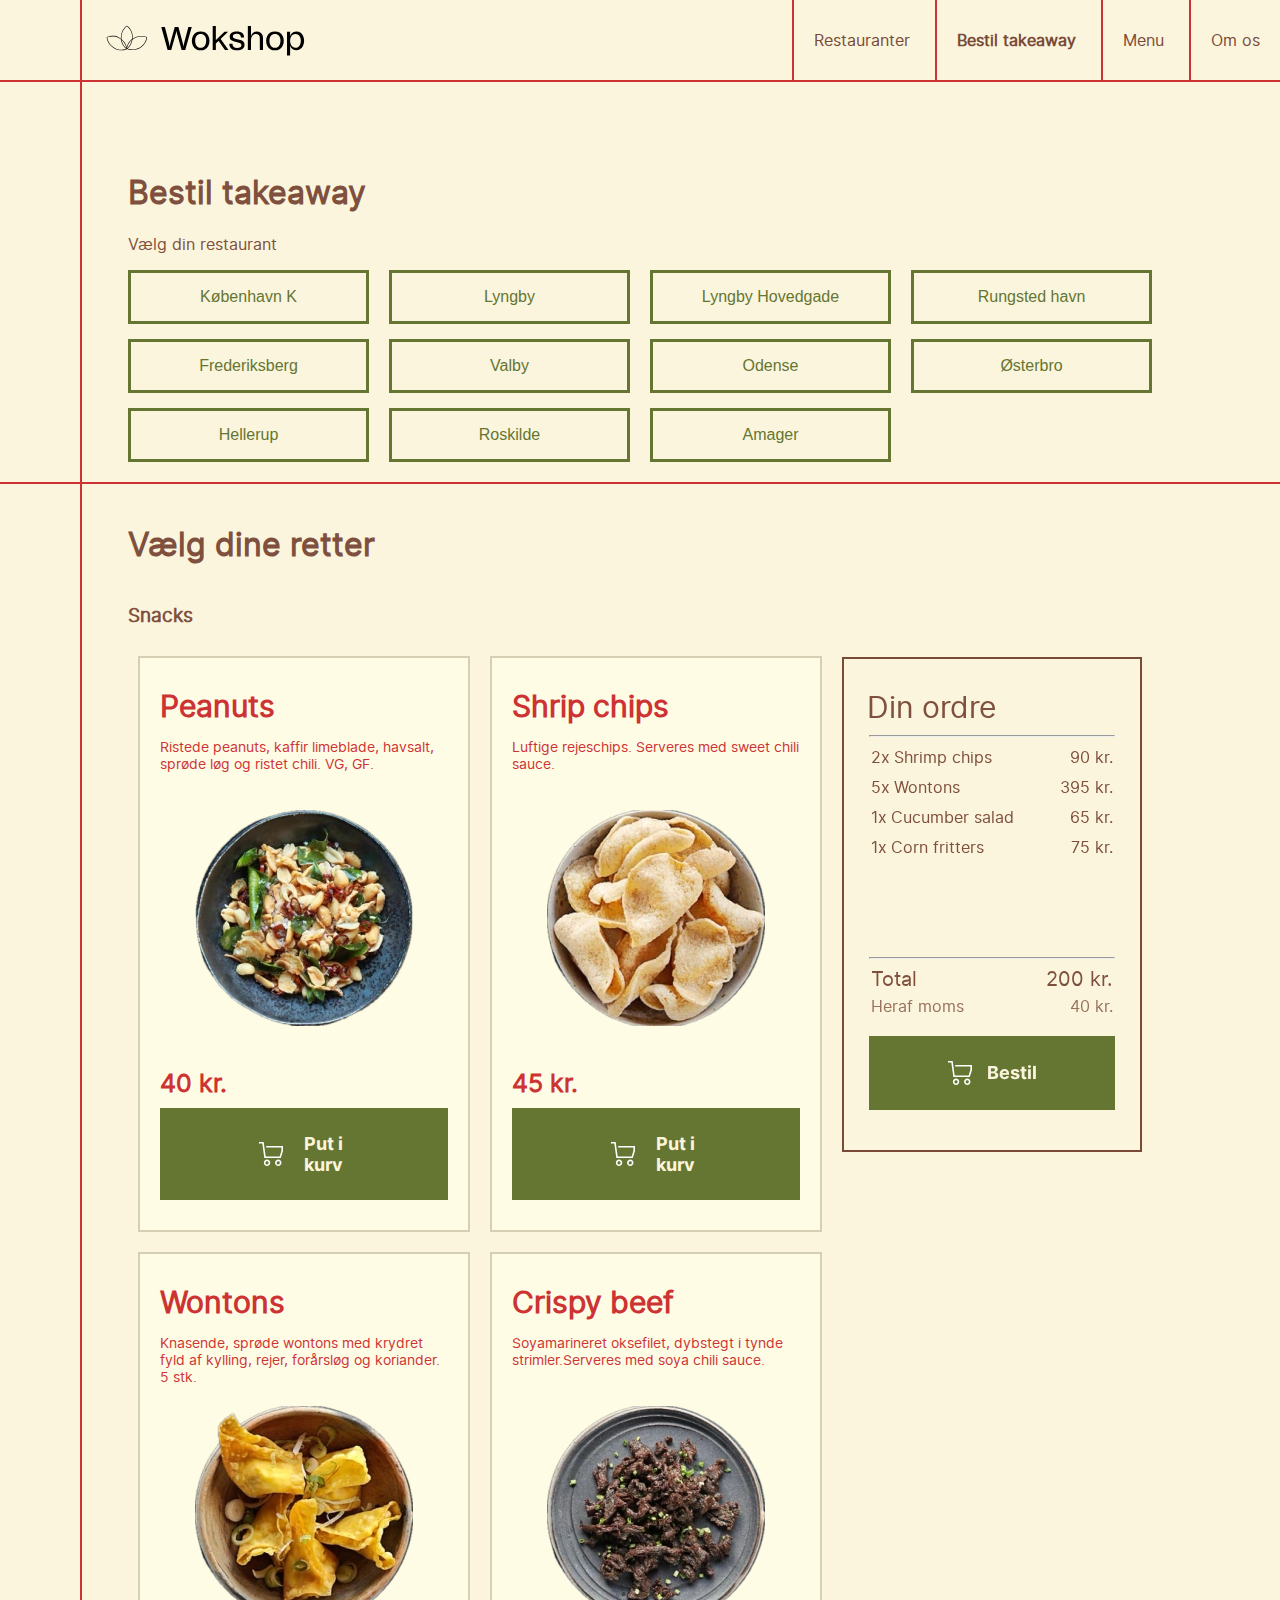
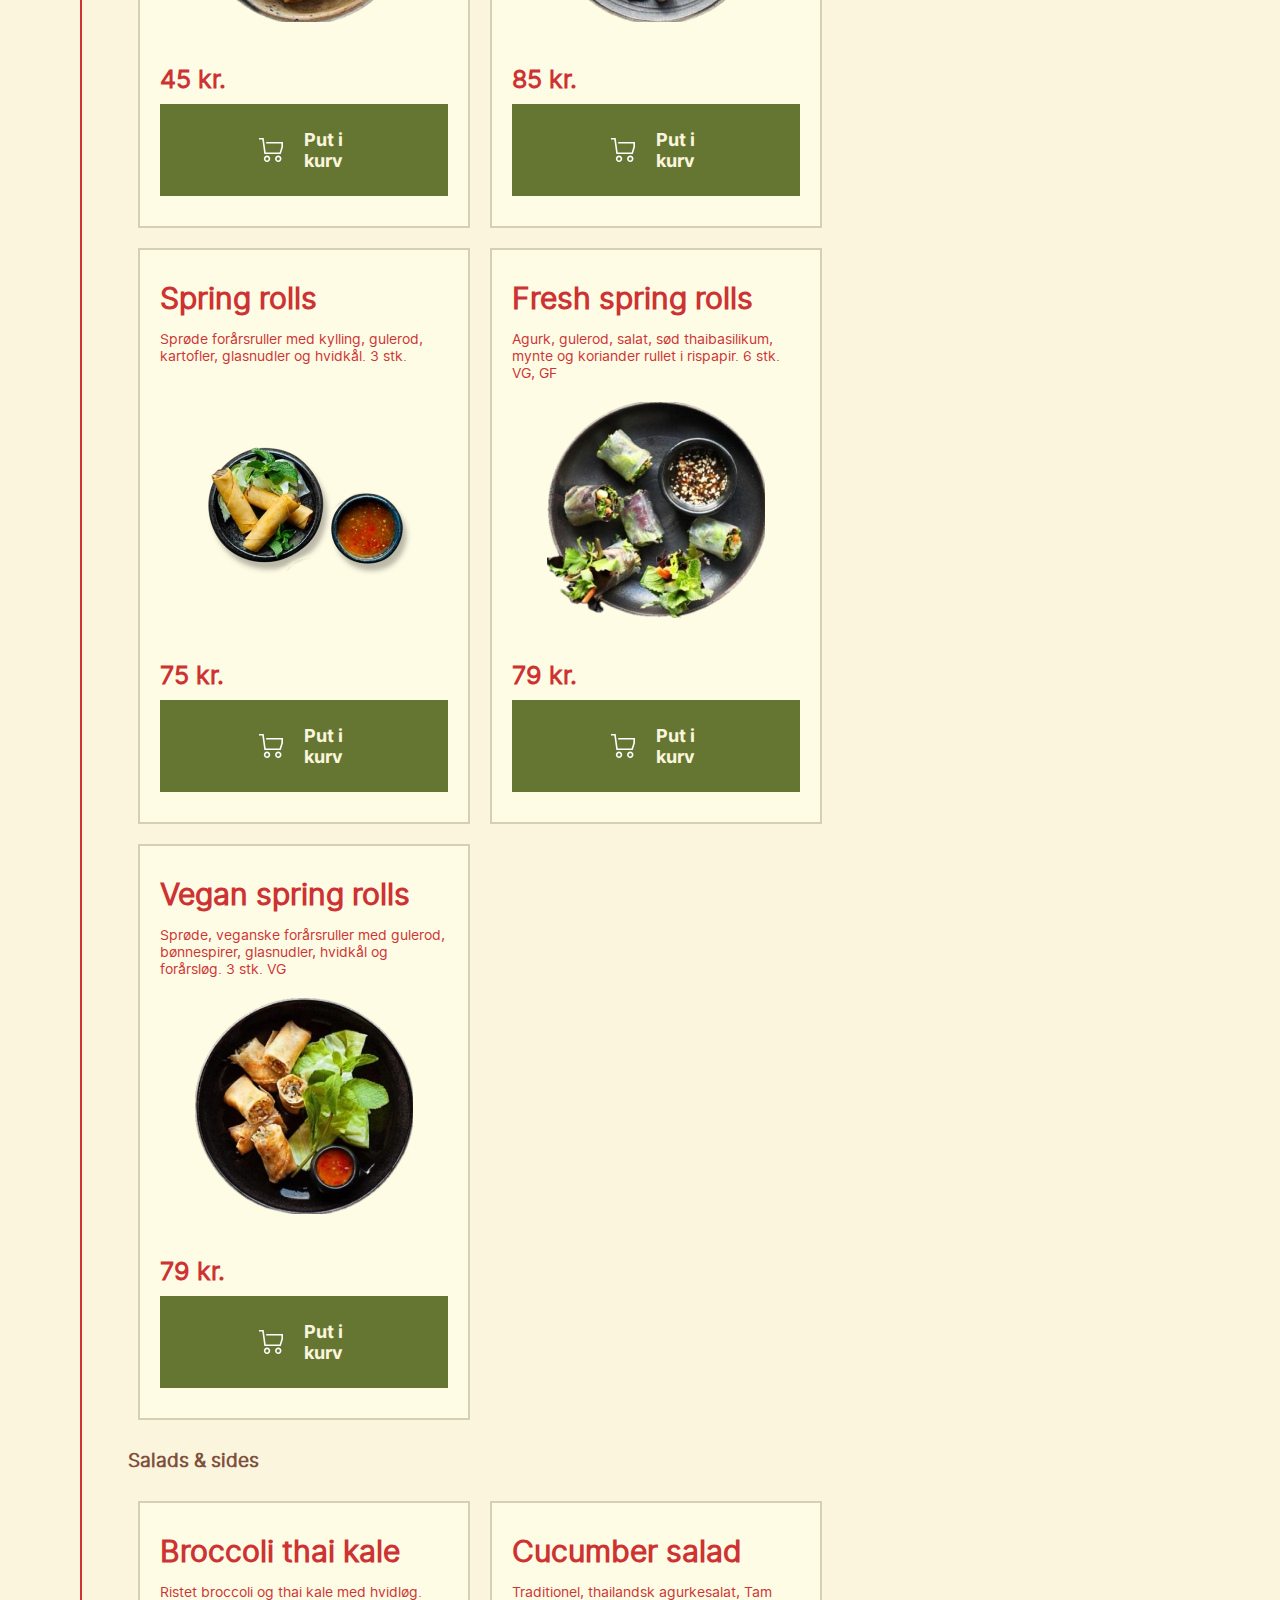
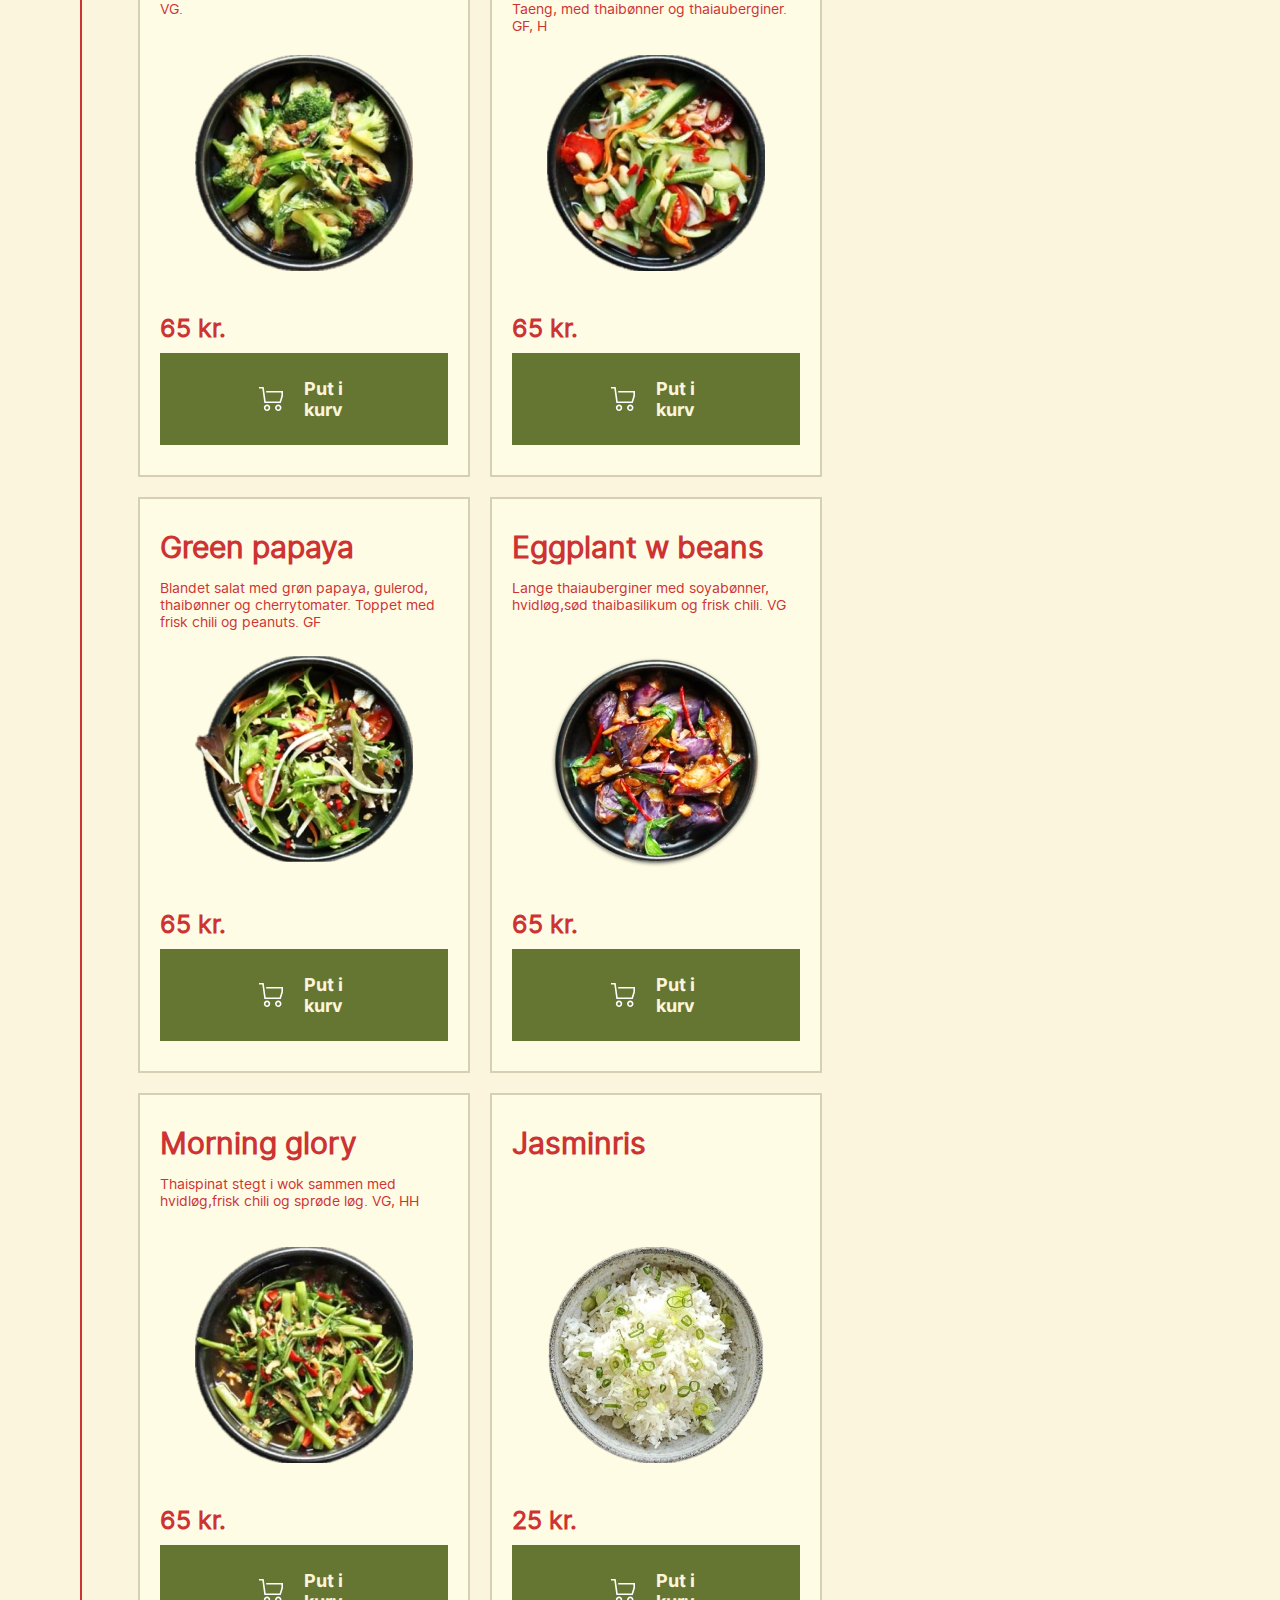
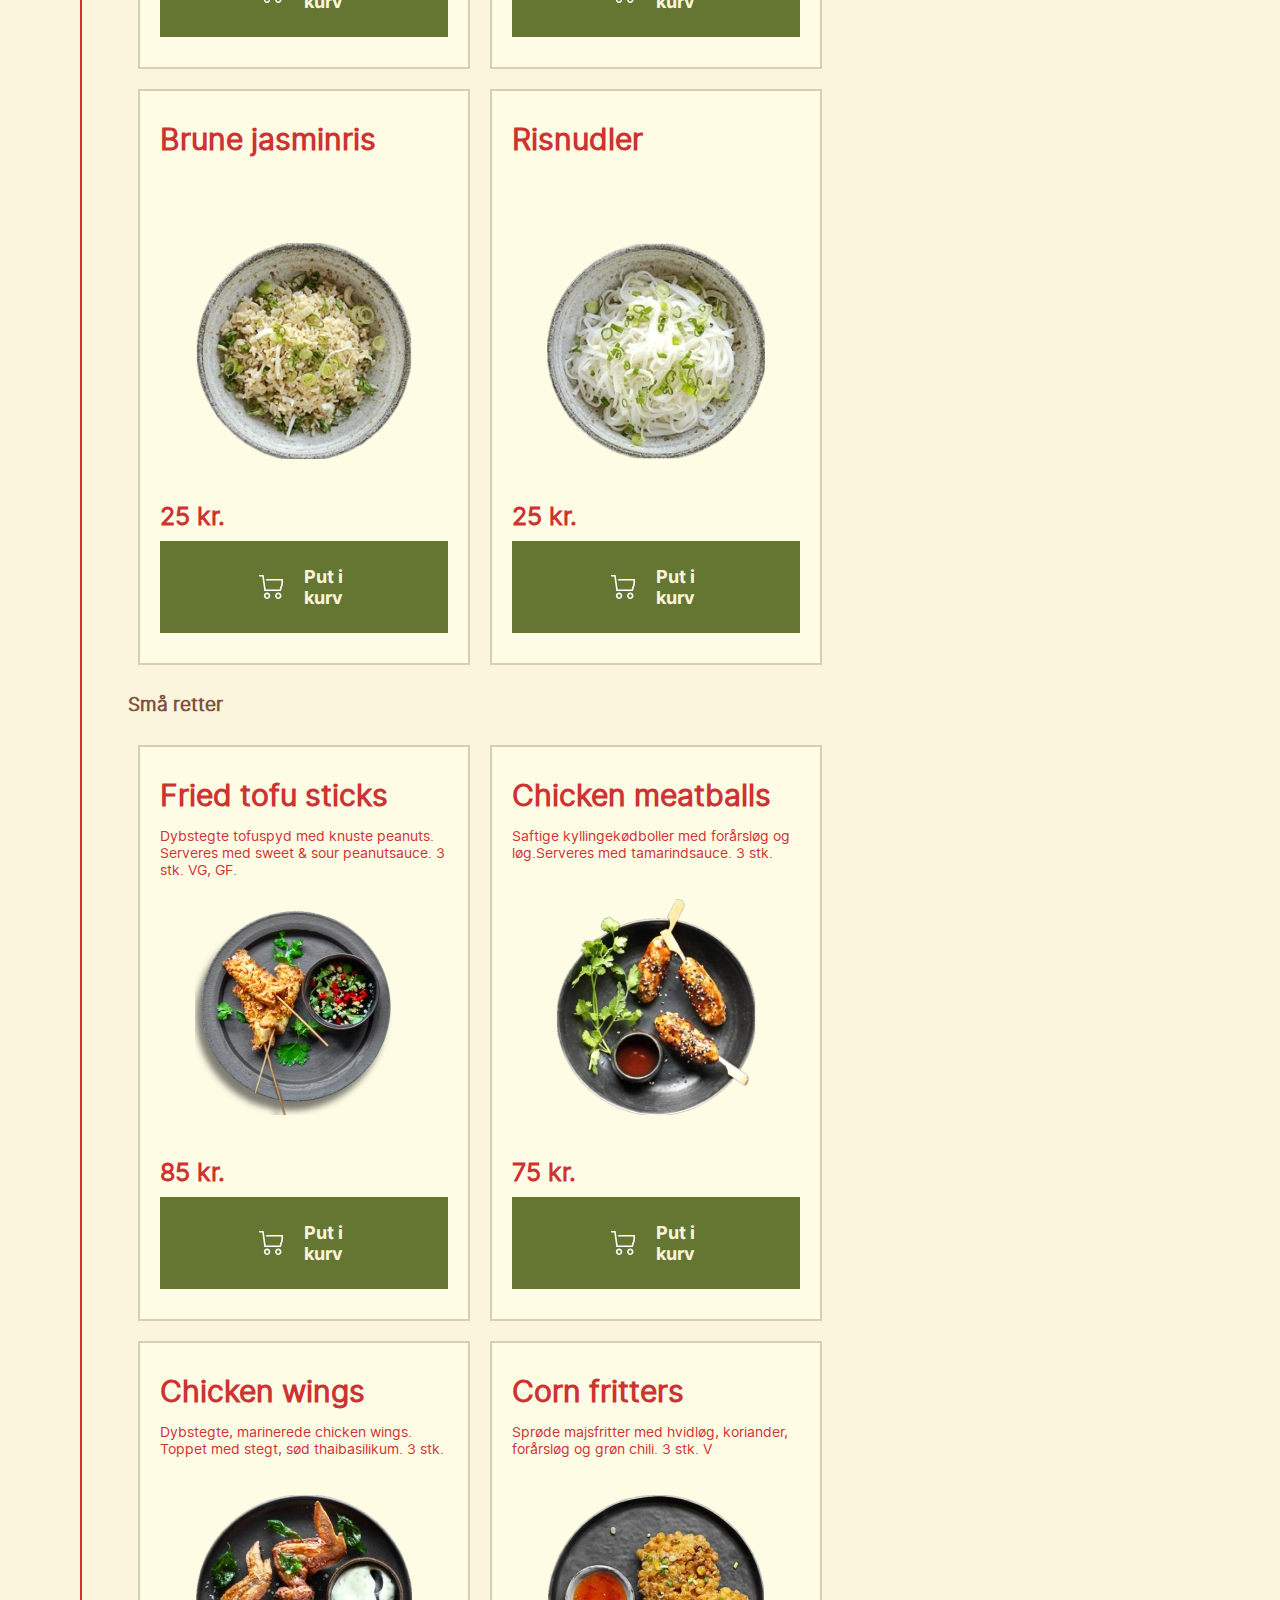
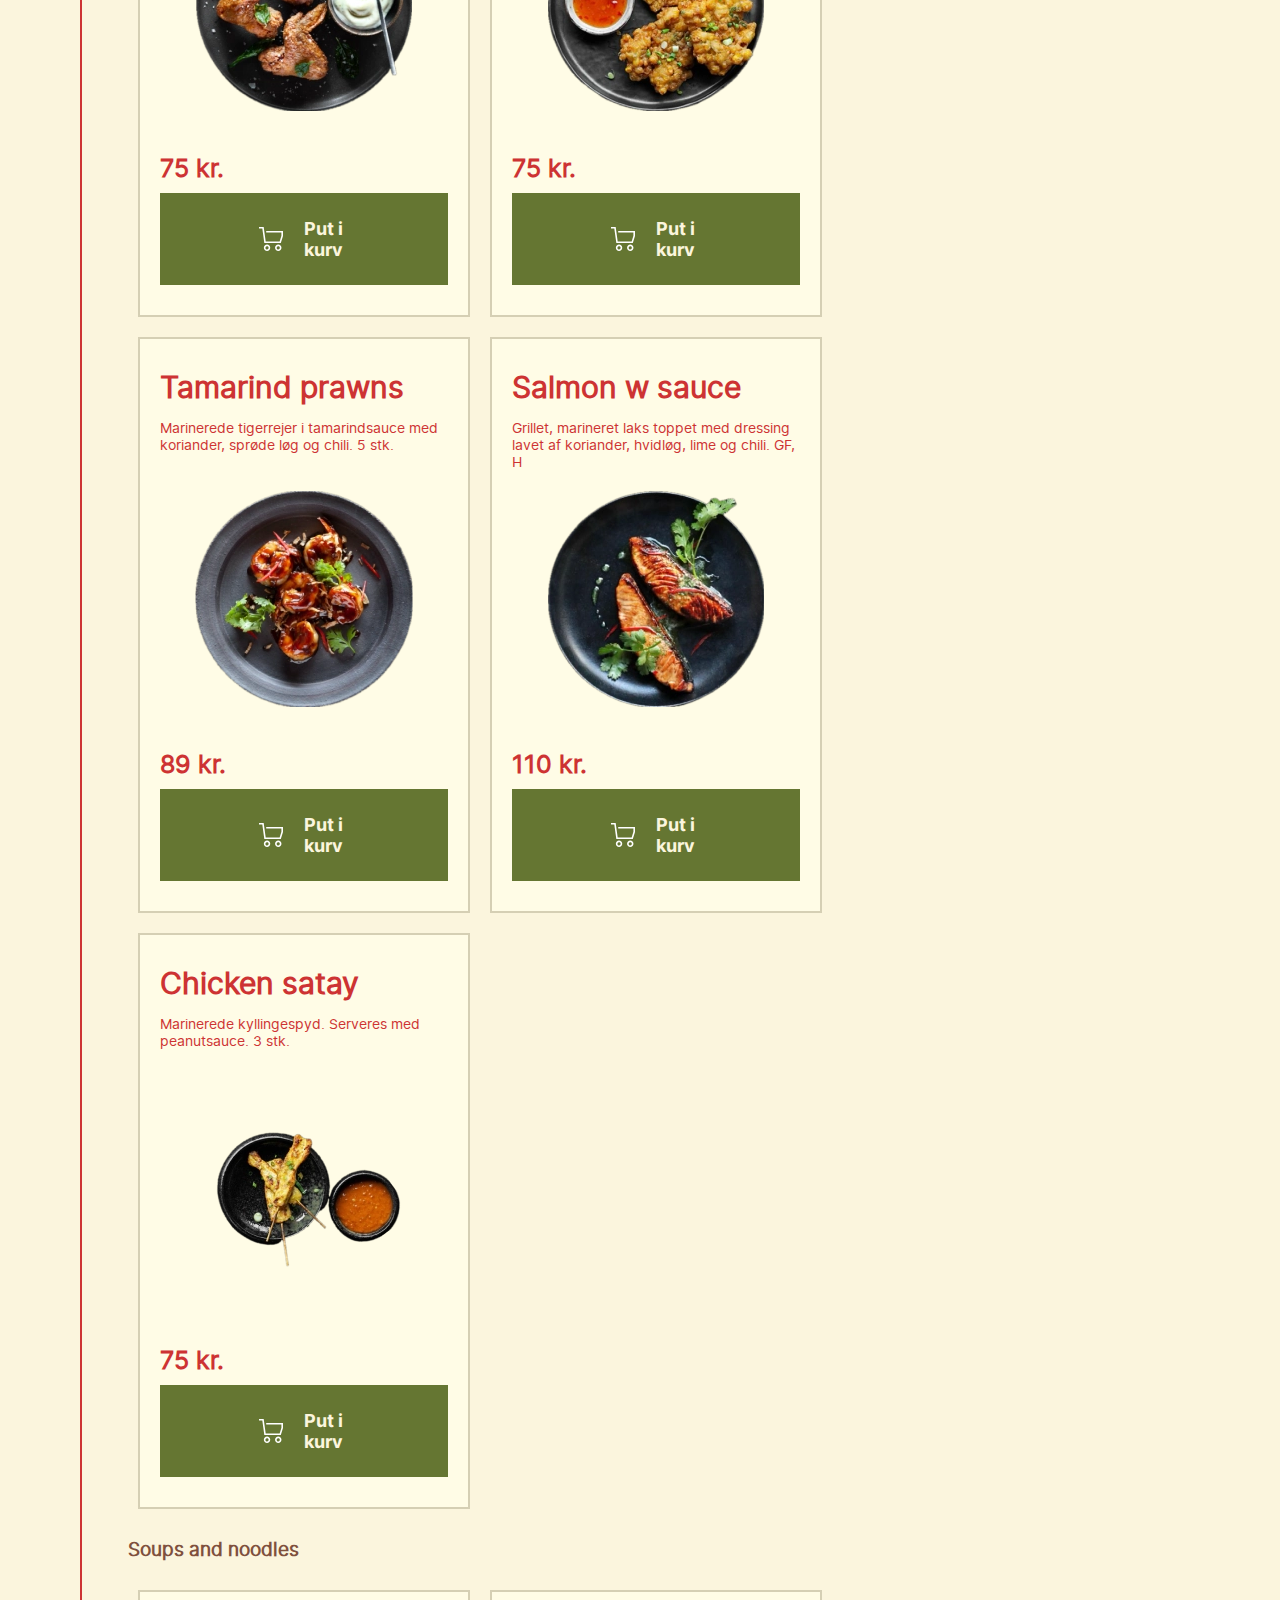
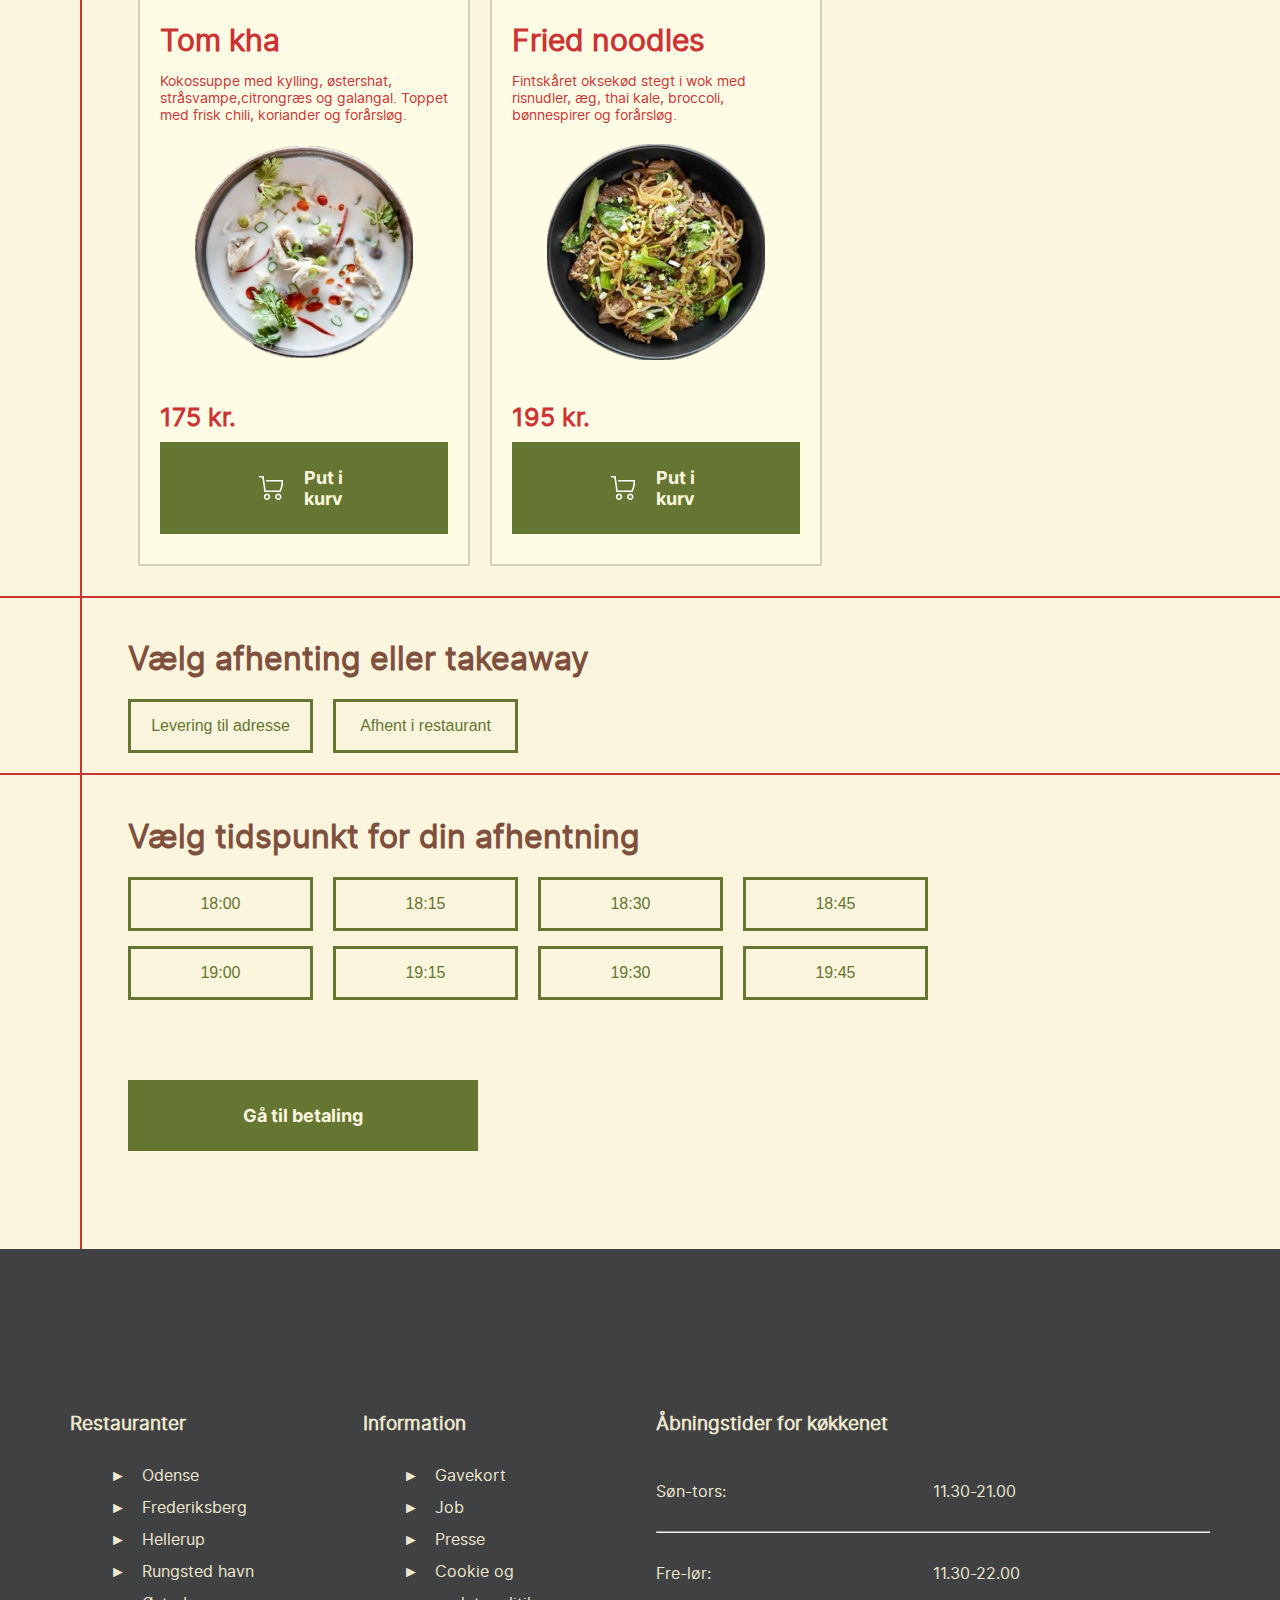
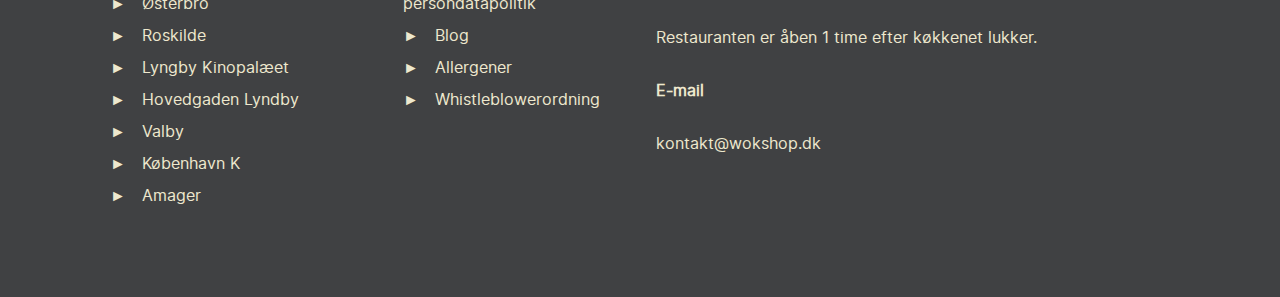
<file: takeaway.html>
<!DOCTYPE html>
<html lang="da">
  <head>
    <meta charset="UTF-8">
    <meta name="robots" content="noindex">
    <meta name="viewport" content="width=device-width, initial-scale=1.0">
    <meta http-equiv="X-UA-Compatible" content="IE=edge">
    <link rel="icon" type="image/x-icon" href="img/favicon/logo.svg">
    <link rel="stylesheet" href="css/general.css">
    <link rel="stylesheet" href="css/layout.css">
    <link rel="stylesheet" href="css/takeaway.css">
    <title>Wokshop</title>
  </head>
  <body>
    <header>
      <div id="logo">
        <a href="/"><img src="img/WokshopLogo.svg" alt="Wokshop Logo"></a>
      </div>
      <nav>
        <ul class="menu" id="nav_list">
          <li><a href="restaurant.html">Restauranter</a></li>
          <li>
            <a href="takeaway.html"><strong>Bestil takeaway</strong></a>
          </li>
          <li><a href="menu.html">Menu</a></li>
          <li><a href="om_os.html">Om os</a></li>
        </ul>
        <div class="burger">
          <div class="line"></div>
          <div class="line"></div>
          <div class="line"></div>
        </div>
      </nav>
    </header>
    <main id="main-content">
      <div id="separator"></div>
      <section>
        <h1>Bestil takeaway</h1>
        <p>Vælg din restaurant</p>
        <div class="grid_1-1-1-1" id="btn_container">
          <button class="secondary-btn">København K</button>
          <button class="secondary-btn">Lyngby</button>
          <button class="secondary-btn">Lyngby Hovedgade</button>
          <button class="secondary-btn">Rungsted havn</button>
          <button class="secondary-btn">Frederiksberg</button>
          <button class="secondary-btn">Valby</button>
          <button class="secondary-btn">Odense</button>
          <button class="secondary-btn">Østerbro</button>
          <button class="secondary-btn">Hellerup</button>
          <button class="secondary-btn">Roskilde</button>
          <button class="secondary-btn">Amager</button>
        </div>
      </section>
      <section id="menuSection">
        <h1>Vælg dine retter</h1>
        <div id="takeaway_overview">
          <div class="product_overview">
            <h3>Snacks</h3>
            <div class="grid_1-1" id="snacksContainer"></div>
            <h3>Salads & sides</h3>
            <div class="grid_1-1" id="saladsContainer"></div>
            <h3>Små retter</h3>
            <div class="grid_1-1" id="smallDishes"></div>
            <h3>Soups and noodles</h3>
            <div class="grid_1-1" id="soupsAndNoodles"></div>
          </div>
          <div class="order_overview">
            <h3 id="order_title">Din ordre</h3>
            <div id="order_list">
              <hr>
              <div class="order_item">
                <p>2x</p>
                <p>Shrimp chips</p>
                <p>90 kr.</p>
              </div>
              <div class="order_item">
                <p>5x</p>
                <p>Wontons</p>
                <p>395 kr.</p>
              </div>
              <div class="order_item">
                <p>1x</p>
                <p>Cucumber salad</p>
                <p>65 kr.</p>
              </div>
              <div class="order_item">
                <p>1x</p>
                <p>Corn fritters</p>
                <p>75 kr.</p>
              </div>
              <hr>
              <div class="order_prize">
                <p>Total</p>
                <p>200 kr.</p>
              </div>
              <div class="order_prize">
                <p>Heraf moms</p>
                <p>40 kr.</p>
              </div>
              <button class="primary-btn">
                <img src="img/cart.svg" alt="cart icon">Bestil
              </button>
            </div>
          </div>
        </div>
      </section>
      <section>
        <h1>Vælg afhenting eller takeaway</h1>
        <div class="grid_1-1-1-1 btn_container">
          <button class="secondary-btn">Levering til adresse</button>
          <button class="secondary-btn">Afhent i restaurant</button>
        </div>
      </section>
      <section>
        <h1>Vælg tidspunkt for din afhentning</h1>
        <div class="grid_1-1-1-1 btn_container">
          <button class="secondary-btn">18:00</button>
          <button class="secondary-btn">18:15</button>
          <button class="secondary-btn">18:30</button>
          <button class="secondary-btn">18:45</button>
          <button class="secondary-btn">19:00</button>
          <button class="secondary-btn">19:15</button>
          <button class="secondary-btn">19:30</button>
          <button class="secondary-btn">19:45</button>
        </div>
        <div id="pay_container_btn">
          <button class="primary-btn">Gå til betaling</button>
        </div>
      </section>
    </main>
    <footer>
      <section class="grid_1-1-2">
        <div>
          <h3>Restauranter</h3>
          <ul>
            <li>Odense</li>
            <li>Frederiksberg</li>
            <li>Hellerup</li>
            <li>Rungsted havn</li>
            <li>Østerbro</li>
            <li>Roskilde</li>
            <li>Lyngby Kinopalæet</li>
            <li>Hovedgaden Lyndby</li>
            <li>Valby</li>
            <li>København K</li>
            <li>Amager</li>
          </ul>
        </div>
        <div>
          <h3>Information</h3>
          <ul>
            <li>Gavekort</li>
            <li>Job</li>
            <li>Presse</li>
            <li>Cookie og persondatapolitik</li>
            <li>Blog</li>
            <li>Allergener</li>
            <li>Whistleblowerordning</li>
          </ul>
        </div>
        <div>
          <h3>Åbningstider for køkkenet</h3>
          <div class="grid_1-1">
            <p>Søn-tors:</p>
            <p>11.30-21.00</p>
          </div>
          <hr>
          <div class="grid_1-1">
            <p>Fre-lør:</p>
            <p>11.30-22.00</p>
          </div>
          <p>Restauranten er åben 1 time efter køkkenet lukker.</p>
          <div>
            <h4>E-mail</h4>
            <p>kontakt@wokshop.dk</p>
          </div>
        </div>
      </section>
    </footer>
    <script src="js/separator.js"></script>
    <script src="js/script.js"></script>
  </body>
</html>
</file>
<file: css/general.css>
@font-face {
  font-family: inter;
  src: url(/fonts/inter-variablefont_slntwght-webfont.woff2);
}

@font-face {
  font-family: interb;
  src: url(/fonts/Inter-Bold.woff2);
}

body {
  font-family: inter;
  background-color: #fbf5dd;
  color: #7f503d;
  margin: 0;
  padding: 0;
}

body p {
  color: ge;
}

/* Separator styling*/
#main-content {
  margin-bottom: -2px;
}

#separator {
  position: absolute;
  left: 80px;
  top: 0;
  height: 100%;
  width: 2px;
  background: #cd3333;
  pointer-events: none;
}

@media screen and (max-width: 1000px) {
  #separator {
    left: 40px;
  }
}

@media screen and (max-width: 700px) {
  #separator {
    display: none;
  }
}

/* Header styling */
/* Line menu */
@media screen and (min-width: 850px) {
  header {
    overflow: hidden;
    height: 80px;
    border-bottom: 2px solid #cd3333;
  }

  #logo {
    float: left;
    height: 80px;
    margin: 0 0 0 80px;
  }

  #logo img {
    object-fit: contain;
    height: 100%;
    width: auto;
  }

  #nav_list {
    list-style: none;
    margin: 0;
    padding: 0;
    text-align: right;
    height: 100%;
  }

  #nav_list li {
    display: inline-block;
    height: 100%;
    border-left: 2px solid #cd3333;
  }

  #nav_list li a:hover {
    font-weight: bold;
  }

  #nav_list li a {
    text-decoration: none;
    padding: 10px 20px;
    line-height: 60px;
    color: #784a37;
    display: block;
    height: 100%;
    box-sizing: border-box;
  }
}

/* Bruger menu */
.burger {
  width: 30px;
  height: 20px;
  cursor: pointer;
  position: absolute;
  top: 25px;
  right: 35px;
}

.burger .line {
  width: 100%;
  height: 2px;
  background-color: #333;
  margin-bottom: 5px;
  transition: 0.2s linear;
}

.burger {
  display: none;
}

@media screen and (max-width: 850px) {
  nav {
    display: flex;
    align-items: center;
  }

  .menu {
    display: flex;
    list-style: none;
    margin: 0;
    padding: 0;
  }

  .menu a {
    display: block;
    padding: 10px;
    color: #333;
    text-decoration: none;
    transition: color 0.3s;
    text-align: end;
  }

  .menu a:hover {
    color: #CD3333;
  }

  .menu {
    display: none;
  }

  .burger {
    display: block;
  }

  .burger.active .line:nth-child(1) {
    transform: rotate(45deg) translate(5px, 5px);
    transition: 0.2s linear;
  }

  .burger.active .line:nth-child(2) {
    opacity: 0;
    transition: 0.15s linear;
  }

  .burger.active .line:nth-child(3) {
    transform: rotate(-45deg) translate(5px, -5px);
    transition: 0.2s linear;
  }

  nav.active .menu {
    display: block;
    background-color: #FBF5DD;
    position: absolute;
    top: 60px;
    left: 0;
    width: 100%;
    box-shadow: 0 0 10px rgba(0, 0, 0, 0.1);
    z-index: 1;
  }

  nav.active .menu li {
    margin: 10px 20px;
  }

  nav.active .menu a {
    font-size: 24px;
  }

  header {
    border-bottom: 2px solid #cd3333;
  }

  #logo {
    height: 70px;
    display: flex;
    justify-content: center;
    align-items: center;
  }

  #logo img {
    object-fit: contain;
    height: 70px;
    width: auto;
  }
}

@media (max-width: 390px) {
  #logo {
    justify-content: start;
  }
}

/* Footer styling*/
footer {
  background-color: #404143;
  color: #eee8ce;
  line-height: 2em;
  padding: 70px;
}

footer ul {
  list-style: none;
}

footer li:before {
  content: "►";
  display: block;
  float: left;
  width: 2em;
}

footer section {
  padding: 0;
}

/* Buttons*/
.primary-btn {
  background-color: #657632;
  border: 1.8px solid #657632;
  color: #fbf5dd;
  font-size: 1.1em;
  padding: 24px 98px;
  cursor: pointer;
  font-family: interb;
  margin-bottom: 56px;
  margin-top: 56px;
}

.primary-btn_1 {
  background-color: #657632;
  border: 1.8px solid #657632;
  color: #fbf5dd;
  font-size: medium;
  padding: 15px 20px;
  cursor: pointer;
  margin-top: 48px;
  margin-bottom: -156px;
  font-family: interb;
}

.primary-btn_1:hover {
  background-color: #fbf5dd;
  color: #657632;
}

.primary-btn:hover {
  background-color: #fbf5dd;
  color: #657632;
}

.secondary-btn {
  background-color: #fbf5dd;
  border: 3px solid #657632;
  color: #657632;
  font-size: medium;
  padding: 15px 20px;
  cursor: pointer;
}

.secondary-btn:hover,
.secondary-btn.active {
  background-color: #657632;
  color: #fbf5dd;
}

.alternitive-btn {
  background-color: #fff0;
  border: 3px solid #eee8ce;
  color: #eee8ce;
  font-size: medium;
  padding: 15px 20px;
  cursor: pointer;
}

.alternitive-btn:hover {
  border-color: #657632;
  color: #657632;
}

.alternative-btn {
  background-color: #fff0;
  border: 1.8px solid #eee8ce;
  color: #eee8ce;
  font-size: 1.4rem;
  padding: 18px 100px;
  cursor: pointer;
  display: inline-block;
  width: 380px;
  font-family: interb;
}

.alternative-btn:hover {
  border-color: #657632;
  color: #657632;
}
</file>
<file: css/layout.css>
/* Layout footer */
.grid_1-1 {
    display: grid;
    grid-template-columns: 1fr 1fr;
}

@media screen and (min-width: 660px) {
    .grid_1-1-2 {
        display: grid;
        grid-template-columns: 1fr 1fr 2fr;
        gap: 1em;
    }
}
</file>
<file: css/home.css>
section {
  padding: 20px 10%;
  border-bottom: solid 2px #cd3333;
}

section:first-of-type {
  padding: 0;
  border: none;
}

section:last-of-type {
  border: none;
}

@media screen and (max-width: 600px) {
  section {
    padding: 20px 5%;
  }
}

.grid_1-1_ {
  border-bottom: none;
}


.thai {
  text-align: center;
  line-height: 1.2em;
}

#nav_list li a {
  color: #eee8ce;
}

nav.active #nav_list li a:hover {
  color: #cd3333;
}

nav.active .menu {
  background: #282121;
}

.burger .line {
  background-color: #eee8ce;
}

img {
  max-width: 100%;
  text-align: center;
  display: block;
  margin-left: auto;
  margin-right: auto;
}

.hero-image {
  background-color: #282121;
  background-position: center;
  background-repeat: no-repeat;
  background-size: cover;
  position: relative;
  width: 100%;
  z-index: -1;
  top: -83px;
}
.hero-image img {
  width: 100%;
}

.hero-text {
  position: absolute;
  top: 20%;
  left: 10%;
  color: #eee8ce;
}

.hero-text h1 {
  font-size: 8em;
  margin: 0;
  font-family: interb;
}

.hero-image2 {
  background-color: #000;
  background-position: center;
  background-repeat: no-repeat;
  background-size: cover;
  position: relative;
  z-index: -1;
  width: 100%;
}

.hero-image2 img {
  width: 100%;
}

.hero-text2 {
  text-align: left;
  position: absolute;
  top: 10%;
  left: 20%;
  transform: translate(-50%, -50%);
  color: #eee8ce;
  font-size: 8em;
  margin-top: 180px;
}

.hero-text2 h1 {
  text-align: left;
  font-size: 0.8em;
  margin-top: 270px;
  margin-left: 180px;
}

.imgs {
  width: 60%;
  left: 30%;
}

section.grid_1-1>div:nth-child(2) {
  display: flex;
}

.quote {
  width: 60%;
  display: flex;
  align-self: center;
}

.rolls {
  width: 80%;
}

h1 {
  font-size: xxx-large;
  font-family: interb;
}

@media screen and (min-width: 660px) {
  .grid_1-1 {
    display: grid;
    grid-template-columns: 1fr 1fr;
  }

  .grid_1-1_ {
    display: grid;
    grid-template-columns: 1fr 1fr;
    text-align: center;
  }
}


.right_side {
  float: right;
}

.book_btn {
  margin-left: 760px;
  font-style: bold;
  margin-top: 200px;
  z-index: 2;
}


.restaurant_btn {
  margin-left: 760px;
  margin-top: 24px;
}

.hero-overskrift {
  font-size: 3em;
}
</file>
<file: css/menu.css>
/* Layout */

.grid_1-1_ {
    display: grid;
    grid-template-columns: 1fr 1fr;
}

.grid_1-1 {
    display: grid;
    grid-template-columns: 1fr 1fr;
    color: #CD3333;
}

.grid_1-1-1-1 {
    display: grid;
    grid-template-columns: 1fr 1fr 1fr 1fr;
    gap: 1em;
}

@media screen and (min-width: 660px) {
    .grid_1-1-2 {
        display: grid;
        grid-template-columns: 1fr 1fr 2fr;
        gap: 1em;
    }

    .grid_1-1 {
        display: grid;
        grid-template-columns: 1fr 1fr;
        color: #CD3333;
    }

    .grid_1-1-1-1 {
        display: grid;
        grid-template-columns: 1fr 1fr 1fr 1fr;
        gap: 1em;
    }
}

h1 {
    font-size: xxx-large;
    font-style: bold;
}

h2 {
    color: #7F503D;
}

.redline {
    color: #CD3333;
    background-color: #CD3333;
}

section {
    padding: 120px;
}

img {
    max-width: 45%;
}

article {
    display: flex;
    justify-content: center;
    align-items: center;
}

.size {
    font-size: x-large;
    border-width: 4px;
}
</file>
<file: css/om_os.css>
@media screen and (min-width: 660px) {
    .grid_1-1 {
        display: grid;
        grid-template-columns: 1fr 1fr;
    }
}

.hero-image {
    background-color: black;
    background-position: center;
    background-repeat: no-repeat;
    background-size: cover;
    position: relative;
    width: 100%;
}

.hero-text {
    text-align: center;
    position: absolute;
    top: 75%;
    left: 25%;
    transform: translate(-50%, -50%);
    color: #EEE8CE;
}

img {
    width: 100%;
    display: block;
    margin-left: auto;
    margin-right: auto;
}

section {
    padding: 60px;
}

h1 {
    font-size: xxx-large;
    font-style: bold;
}

h5 {
    color: #7F503D;
    font-size: medium;
}

.kitchen {
    width: 60%;
    left: 30%;
}
</file>
<file: css/restaurant.css>
.grid_1-1-1-1 {
    display: grid;
    grid-template-columns: 1fr 1fr 1fr 1fr;
    grid-gap: 15px 20px;
}

@media screen and (min-width: 660px) {
    .grid_1-1 {
        display: grid;
        grid-template-columns: 1fr 1fr;
        width: 50%;
        /* border-left: solid 2px red; */
    }

    .grid_1-1_ {
        display: grid;
        grid-template-columns: 1fr 1fr;
        gap: 2em;
    }
}

.hero-image {
    background-color: black;
    background-position: center;
    background-repeat: no-repeat;
    background-size: cover;
    position: relative;
    width: 100%;
}

.hero-text {
    text-align: left;
    position: absolute;
    top: 25%;
    left: 45%;
    transform: translate(-50%, -50%);
    color: #EEE8CE;
}

img {
    width: 100%;
}

.map {
    width: 50%;
}

.water {
    width: 70%;
}

.p {
    width: 65%;

}

p {
    line-height: 1.5em;
}

h1 {
    font-size: xxx-large;
    font-style: bold;
}

section {
    padding: 100px;
}

article {
    padding: 0px 100px;
}

#btn_container {
    max-width: 800px;
}

#btn_container button {
    padding: 15px 2px;
}
</file>
<file: css/takeaway.css>
section {
  padding: 20px 10%;
  border-bottom: solid 2px #CD3333;
}
section:last-of-type {
  border: none;
}
@media screen and (max-width: 600px) {
  section {
    padding: 20px 5%;
  }
}
section:first-of-type {
  padding-top: 70px;
}

.grid_1-1 {
  display: grid;
  grid-template-columns: 1fr 1fr;
}
@media screen and (max-width: 900px) {
  .grid_1-1 {
    grid-template-columns: 1fr;
  }
}

.grid_1-1-1-1 {
  display: grid;
  grid-template-columns: 1fr 1fr 1fr 1fr;
  grid-gap: 15px 20px;
}

@media screen and (max-width: 800px) {
  .grid_1-1-1-1 {
    grid-template-columns: 1fr 1fr 1fr;
  }
}

@media screen and (max-width: 660px) {
  .grid_1-1-1-1 {
    grid-template-columns: 1fr 1fr;
  }
}

.btn_container {
  max-width: 800px;
}

.btn_container button {
  padding: 15px 2px;
}

#pay_container_btn {
  margin: 80px 0;
}
#pay_container_btn button {
  width: 350px;
}

/* Takeaway page styling */

.product_container {
  background: #fffce6;
  border: solid 2px #d5cfb4;
  color: #cd3333;
  padding: 20px;
  margin: 10px;
}

.product_title {
  font-size: 30px;
  font-weight: bold;
  margin: 10px 0;
}

.product_des {
  font-size: 14px;
  margin-bottom: 10px;
  height: 20px;
}

.product_img_container {
  display: flex;
  justify-content: center;
  align-items: center;
  height: 300px;
}

.product_img {
  max-width: 100%;
  max-height: 100%;
}

.product_prize {
  font-size: 25px;
  font-weight: bold;
  margin: 0 0 10px 0;
}

.primary-btn {
  margin: 10px 0;
  width: 100%;
  display: flex;
  align-items: center;
  align-content: center;
  justify-content: center;
  gap: 15px;
}

/* Checkout page styling */

#takeaway_overview {
  display: flex;
}

#order_title{
  font-size: 30px;
  margin: 10px 3px;
  font-weight: normal;
}
@media screen and (max-width: 500px) {
  .order_overview{
    display: none;
  }
}

.product_overview {
  width: 75%;
}
@media screen and (max-width: 500px) {
  .product_overview {
    width: 100%;
  }
}

.order_overview {
  width: 25%;
  border: solid 2px #784a37;
  margin: 71px 10px 10px 10px;
  padding: 20px;
  position: sticky;
  top: 20px; /* Adjust this value as needed */
  right: 0;
  align-self: flex-start; 
}

#order_list{
  margin: 0 5px;
  height: 100%;
}

.order_item{
  display: flex;
  width: 100%;
  margin: 10px 0;
}

.order_item p {
  margin: 0 2px;
}

.order_item p:last-child {
  margin-left: auto;
}

.order_prize{
  display: flex;
  width: 100%;
  margin: 5px 0;
}

.order_prize p{
  margin: 0 2px;
}

.order_prize p:last-child{
  margin-left: auto;
}

div.order_item:nth-child(5) {
  margin-bottom: 100px;
}

div.order_prize:nth-child(8) {
  opacity: 80%;
}

div.order_prize:nth-child(7) {
  font-size: 20px;
}

button.primary-btn:nth-child(9) {
  margin: 20px 0px;
}
</file>
